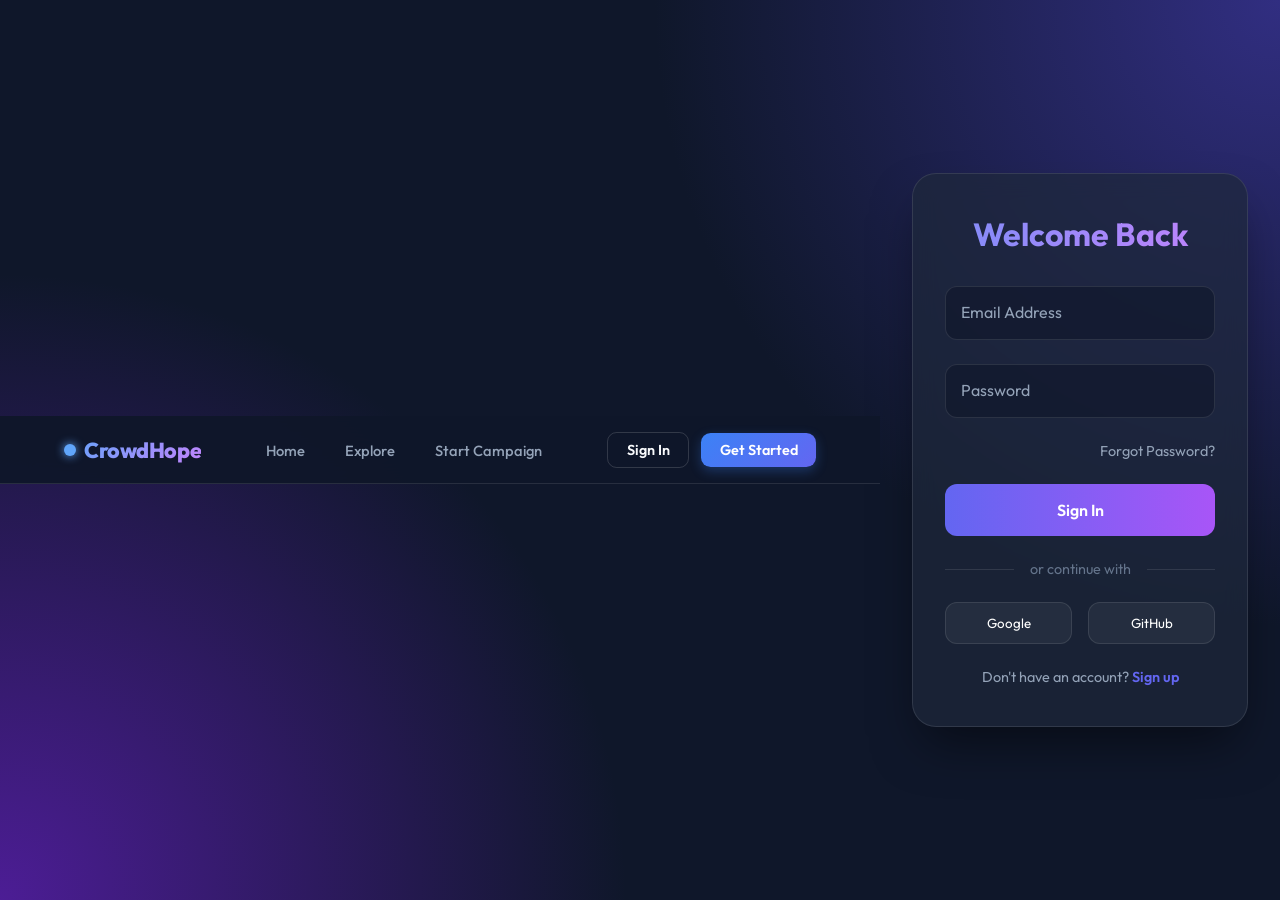
<file: src/main/resources/static/admin-campaigns.html>
<!DOCTYPE html>
<html lang="en">
<head>
    <meta charset="UTF-8">
    <meta name="viewport" content="width=device-width, initial-scale=1.0">
    <title>Admin - Campaign Moderation - CrowdHope</title>
    <link rel="preconnect" href="https://fonts.googleapis.com">
    <link rel="preconnect" href="https://fonts.gstatic.com" crossorigin>
    <link href="https://fonts.googleapis.com/css2?family=Outfit:wght@300;400;500;600;700;800&display=swap" rel="stylesheet">
    <style>
        :root {
            --bg: #0f172a;
            --surface: rgba(30, 41, 59, 0.7);
            --border: rgba(255, 255, 255, 0.08);
            --primary: #3b82f6;
            --danger: #ef4444;
            --success: #10b981;
            --warning: #f59e0b;
            --text: #f8fafc;
            --text-muted: #94a3b8;
        }

        * { margin: 0; padding: 0; box-sizing: border-box; font-family: 'Outfit', sans-serif; }
        body { background: var(--bg); color: var(--text); display: flex; flex-direction: column; min-height: 100vh; }

        .admin-layout { display: flex; flex: 1; }

        .sidebar {
            width: 250px;
            background: var(--surface);
            backdrop-filter: blur(14px);
            border-right: 1px solid var(--border);
            padding: 1.5rem 1rem;
            display: flex;
            flex-direction: column;
            gap: 0.5rem;
        }
        .sidebar-title {
            font-size: 0.8rem;
            font-weight: 700;
            text-transform: uppercase;
            letter-spacing: 0.08em;
            color: var(--text-muted);
            padding: 0.5rem 1rem 1rem;
        }

        .nav-item {
            padding: 0.75rem 1rem;
            border-radius: 0.6rem;
            color: var(--text-muted);
            text-decoration: none;
            font-weight: 600;
            font-size: 0.95rem;
            transition: all 0.2s;
        }
        .nav-item:hover, .nav-item.active {
            background: rgba(255, 255, 255, 0.08);
            color: #ffffff;
            border-left: 3px solid var(--primary);
        }

        .main-content { flex: 1; padding: 2.5rem; overflow-y: auto; }
        
        .header { margin-bottom: 2rem; }
        .header h1 { font-size: 2rem; font-weight: 800; }

        .table-container {
            background: var(--surface);
            border: 1px solid var(--border);
            border-radius: 1rem;
            overflow: hidden;
            backdrop-filter: blur(12px);
        }
        table { width: 100%; border-collapse: collapse; text-align: left; font-size: 0.95rem; }
        th, td { padding: 1.1rem 1.5rem; border-bottom: 1px solid var(--border); }
        th { background: rgba(255, 255, 255, 0.03); color: var(--text-muted); font-weight: 600; text-transform: uppercase; font-size: 0.8rem; letter-spacing: 0.05em; }
        tr:hover td { background: rgba(255, 255, 255, 0.02); }

        .badge { display: inline-block; padding: 0.25rem 0.75rem; border-radius: 999px; font-size: 0.8rem; font-weight: 700; text-transform: uppercase; }
        .badge.active { background: rgba(16, 185, 129, 0.15); color: #34d399; }
        .badge.pending { background: rgba(245, 158, 11, 0.15); color: #fbbf24; }
        .badge.rejected { background: rgba(239, 68, 68, 0.15); color: #f87171; }

        .actions-cell { display: flex; gap: 0.4rem; flex-wrap: wrap; }
        .btn { padding: 0.4rem 0.8rem; border: none; border-radius: 0.45rem; cursor: pointer; font-size: 0.82rem; font-weight: 600; text-decoration: none; transition: all 0.2s; display: inline-block; }
        .btn-view { background: rgba(59, 130, 246, 0.15); color: #60a5fa; border: 1px solid rgba(59, 130, 246, 0.3); }
        .btn-view:hover { background: var(--primary); color: white; }
        .btn-approve { background: rgba(16, 185, 129, 0.15); color: #34d399; border: 1px solid rgba(16, 185, 129, 0.3); }
        .btn-approve:hover { background: var(--success); color: white; }
        .btn-reject { background: rgba(245, 158, 11, 0.15); color: #fbbf24; border: 1px solid rgba(245, 158, 11, 0.3); }
        .btn-reject:hover { background: var(--warning); color: black; }
        .btn-delete { background: rgba(239, 68, 68, 0.15); color: #f87171; border: 1px solid rgba(239, 68, 68, 0.3); }
        .btn-delete:hover { background: var(--danger); color: white; }
    </style>
</head>
<body>
    <script src="js/navbar.js"></script>

    <div class="admin-layout">
        <div class="sidebar">
            <div class="sidebar-title">Admin Console</div>
            <a href="admin-dashboard.html" class="nav-item">Dashboard</a>
            <a href="admin-users.html" class="nav-item">Users Management</a>
            <a href="admin-campaigns.html" class="nav-item active">Campaigns Moderation</a>
        </div>

        <div class="main-content">
            <div class="header">
                <h1>Campaigns Moderation</h1>
                <p style="color:var(--text-muted);">Review, approve, or remove campaigns on the platform</p>
            </div>

            <div class="table-container">
                <table>
                    <thead>
                        <tr><th>ID</th><th>Campaign Title</th><th>Category</th><th>Goal (INR)</th><th>Raised (INR)</th><th>Status</th><th>Actions</th></tr>
                    </thead>
                    <tbody id="campaignTable">
                        <tr><td colspan="7" style="text-align:center; color:var(--text-muted); padding:3rem;">Loading campaigns...</td></tr>
                    </tbody>
                </table>
            </div>
        </div>
    </div>

    <script>
        const token = localStorage.getItem('token');
        const user = JSON.parse(localStorage.getItem('user') || 'null');

        if (!token || !user || user.role !== 'ADMIN') {
            alert('Access restricted. Admin credentials required.');
            window.location.href = 'login.html';
        }

        function formatINR(val) {
            if (!val && val !== 0) return 'INR 0';
            return 'INR ' + Number(val).toLocaleString('en-IN');
        }

        async function fetchCampaigns() {
            try {
                const res = await fetch('/api/admin/campaigns', {
                    headers: { 'Authorization': 'Bearer ' + token }
                });
                if (res.ok) {
                    const data = await res.json();
                    renderCampaigns(data);
                } else {
                    document.getElementById('campaignTable').innerHTML = '<tr><td colspan="7" style="text-align:center; color:#f87171; padding:2rem;">Failed to load campaigns.</td></tr>';
                }
            } catch (err) {
                console.error(err);
            }
        }

        function renderCampaigns(campaigns) {
            const tbody = document.getElementById('campaignTable');
            if (!campaigns || campaigns.length === 0) {
                tbody.innerHTML = '<tr><td colspan="7" style="text-align:center; padding:3rem;">No campaigns found.</td></tr>';
                return;
            }

            tbody.innerHTML = campaigns.map(c => {
                const status = (c.status || 'ACTIVE').toLowerCase();
                return `
                    <tr>
                        <td>#${c.id}</td>
                        <td><strong>${escapeHtml(c.title || 'Untitled')}</strong></td>
                        <td>${escapeHtml(c.category || 'Cause')}</td>
                        <td>${formatINR(c.goal)}</td>
                        <td style="color:var(--success); font-weight:700;">${formatINR(c.raised)}</td>
                        <td><span class="badge ${status}">${c.status || 'ACTIVE'}</span></td>
                        <td>
                            <div class="actions-cell">
                                <a href="campaign-detail.html?id=${c.id}" class="btn btn-view" target="_blank">View</a>
                                ${c.status === 'PENDING' ? `
                                    <button class="btn btn-approve" onclick="performAction(${c.id}, 'approve')">Approve</button>
                                    <button class="btn btn-reject" onclick="performAction(${c.id}, 'reject')">Reject</button>
                                ` : ''}
                                <button class="btn btn-delete" onclick="performAction(${c.id}, 'delete')">Delete</button>
                            </div>
                        </td>
                    </tr>
                `;
            }).join('');
        }

        async function performAction(id, action) {
            const label = action.toUpperCase();
            if (!confirm('Are you sure you want to ' + action + ' campaign #' + id + '?')) {
                return;
            }

            try {
                const method = action === 'delete' ? 'DELETE' : 'PUT';
                const res = await fetch(`/api/admin/campaigns/${id}/${action}`, {
                    method: method,
                    headers: { 'Authorization': 'Bearer ' + token }
                });

                if (res.ok) {
                    alert('Campaign ' + action + 'd successfully.');
                    fetchCampaigns();
                } else {
                    alert('Action failed (Status ' + res.status + ')');
                }
            } catch (err) {
                alert('Error: ' + err.message);
            }
        }

        function escapeHtml(str) {
            if (!str) return '';
            return String(str).replace(/[&<>"']/g, function (m) {
                return { '&': '&amp;', '<': '&lt;', '>': '&gt;', '"': '&quot;', "'": '&#39;' }[m];
            });
        }

        window.onload = fetchCampaigns;
    </script>
</body>
</html>
</file>
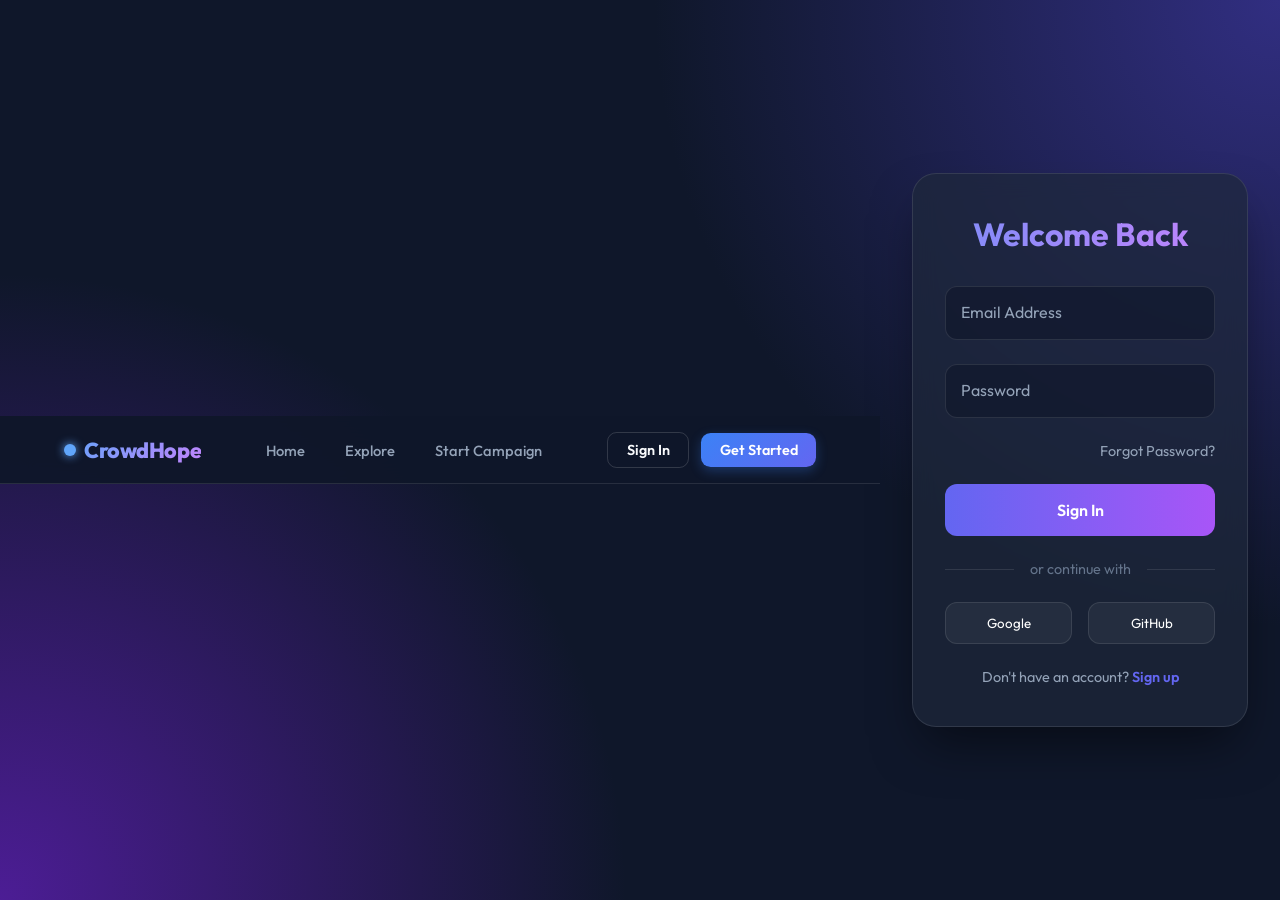
<file: src/main/resources/static/admin-users.html>
<!DOCTYPE html>
<html lang="en">
<head>
    <meta charset="UTF-8">
    <meta name="viewport" content="width=device-width, initial-scale=1.0">
    <title>Admin - User Management - CrowdHope</title>
    <link rel="preconnect" href="https://fonts.googleapis.com">
    <link rel="preconnect" href="https://fonts.gstatic.com" crossorigin>
    <link href="https://fonts.googleapis.com/css2?family=Outfit:wght@300;400;500;600;700;800&display=swap" rel="stylesheet">
    <style>
        :root {
            --bg: #0f172a;
            --surface: rgba(30, 41, 59, 0.7);
            --border: rgba(255, 255, 255, 0.08);
            --primary: #3b82f6;
            --danger: #ef4444;
            --success: #10b981;
            --text: #f8fafc;
            --text-muted: #94a3b8;
        }

        * { margin: 0; padding: 0; box-sizing: border-box; font-family: 'Outfit', sans-serif; }
        body { background: var(--bg); color: var(--text); display: flex; flex-direction: column; min-height: 100vh; }

        .admin-layout { display: flex; flex: 1; }

        .sidebar {
            width: 250px;
            background: var(--surface);
            backdrop-filter: blur(14px);
            border-right: 1px solid var(--border);
            padding: 1.5rem 1rem;
            display: flex;
            flex-direction: column;
            gap: 0.5rem;
        }
        .sidebar-title {
            font-size: 0.8rem;
            font-weight: 700;
            text-transform: uppercase;
            letter-spacing: 0.08em;
            color: var(--text-muted);
            padding: 0.5rem 1rem 1rem;
        }

        .nav-item {
            padding: 0.75rem 1rem;
            border-radius: 0.6rem;
            color: var(--text-muted);
            text-decoration: none;
            font-weight: 600;
            font-size: 0.95rem;
            transition: all 0.2s;
        }
        .nav-item:hover, .nav-item.active {
            background: rgba(255, 255, 255, 0.08);
            color: #ffffff;
            border-left: 3px solid var(--primary);
        }

        .main-content { flex: 1; padding: 2.5rem; overflow-y: auto; }
        
        .header { display: flex; justify-content: space-between; align-items: center; margin-bottom: 2rem; flex-wrap: wrap; gap: 1rem; }
        .header h1 { font-size: 2rem; font-weight: 800; }

        .table-container {
            background: var(--surface);
            border: 1px solid var(--border);
            border-radius: 1rem;
            overflow: hidden;
            backdrop-filter: blur(12px);
        }
        table { width: 100%; border-collapse: collapse; text-align: left; font-size: 0.95rem; }
        th, td { padding: 1.1rem 1.5rem; border-bottom: 1px solid var(--border); }
        th { background: rgba(255, 255, 255, 0.03); color: var(--text-muted); font-weight: 600; text-transform: uppercase; font-size: 0.8rem; letter-spacing: 0.05em; }
        tr:hover td { background: rgba(255, 255, 255, 0.02); }

        .badge { display: inline-block; padding: 0.25rem 0.75rem; border-radius: 999px; font-size: 0.8rem; font-weight: 700; }
        .badge.active { background: rgba(16, 185, 129, 0.15); color: #34d399; }
        .badge.admin { background: rgba(139, 92, 246, 0.15); color: #c084fc; }

        .btn { padding: 0.45rem 0.9rem; border: none; border-radius: 0.5rem; cursor: pointer; font-size: 0.85rem; font-weight: 600; transition: all 0.2s; }
        .btn-delete { background: rgba(239, 68, 68, 0.15); color: #f87171; border: 1px solid rgba(239, 68, 68, 0.3); }
        .btn-delete:hover { background: var(--danger); color: white; }
        .btn-export { background: rgba(59, 130, 246, 0.15); border: 1px solid rgba(59, 130, 246, 0.35); color: #60a5fa; }
        .btn-export:hover { background: var(--primary); color: white; }
    </style>
</head>
<body>
    <script src="js/navbar.js"></script>

    <div class="admin-layout">
        <div class="sidebar">
            <div class="sidebar-title">Admin Console</div>
            <a href="admin-dashboard.html" class="nav-item">Dashboard</a>
            <a href="admin-users.html" class="nav-item active">Users Management</a>
            <a href="admin-campaigns.html" class="nav-item">Campaigns Moderation</a>
        </div>

        <div class="main-content">
            <div class="header">
                <div>
                    <h1>Registered Users</h1>
                    <p style="color:var(--text-muted);">Manage platform users and permissions</p>
                </div>
                <button class="btn btn-export" onclick="exportCsv()">Export CSV</button>
            </div>

            <div class="table-container">
                <table>
                    <thead>
                        <tr><th>ID</th><th>Name</th><th>Email</th><th>Role</th><th>Status</th><th>Actions</th></tr>
                    </thead>
                    <tbody id="userTable">
                        <tr><td colspan="6" style="text-align:center; color:var(--text-muted); padding:3rem;">Loading registered users...</td></tr>
                    </tbody>
                </table>
            </div>
        </div>
    </div>

    <script>
        const token = localStorage.getItem('token');
        const user = JSON.parse(localStorage.getItem('user') || 'null');

        if (!token || !user || user.role !== 'ADMIN') {
            alert('Access restricted. Admin credentials required.');
            window.location.href = 'login.html';
        }

        async function fetchUsers() {
            try {
                const res = await fetch('/api/admin/users', {
                    headers: { 'Authorization': 'Bearer ' + token }
                });
                if (res.ok) {
                    const data = await res.json();
                    renderUsers(data);
                } else {
                    document.getElementById('userTable').innerHTML = '<tr><td colspan="6" style="text-align:center; color:#f87171; padding:2rem;">Failed to load users from database.</td></tr>';
                }
            } catch (err) {
                console.error(err);
            }
        }

        function renderUsers(users) {
            const tbody = document.getElementById('userTable');
            if (!users || users.length === 0) {
                tbody.innerHTML = '<tr><td colspan="6" style="text-align:center; padding:3rem;">No registered users found.</td></tr>';
                return;
            }

            tbody.innerHTML = users.map(u => `
                <tr>
                    <td>#${u.id}</td>
                    <td><strong>${escapeHtml(u.name || 'User')}</strong></td>
                    <td>${escapeHtml(u.email || '')}</td>
                    <td><span class="badge ${u.role === 'ADMIN' ? 'admin' : 'active'}">${u.role}</span></td>
                    <td><span class="badge active">ACTIVE</span></td>
                    <td>
                        <button class="btn btn-delete" onclick="deleteUser(${u.id}, '${escapeHtml(u.email)}')">Delete</button>
                    </td>
                </tr>
            `).join('');
        }

        async function deleteUser(id, email) {
            if (!confirm('Are you sure you want to delete user "' + email + '"?\n\nThis will remove their profile and account permanently.')) {
                return;
            }

            try {
                const res = await fetch('/api/admin/users/' + id, {
                    method: 'DELETE',
                    headers: { 'Authorization': 'Bearer ' + token }
                });

                if (res.ok) {
                    alert('User deleted successfully.');
                    fetchUsers();
                } else {
                    alert('Failed to delete user.');
                }
            } catch (err) {
                alert('Error: ' + err.message);
            }
        }

        async function exportCsv() {
            try {
                const res = await fetch('/api/admin/reports/users/csv', {
                    headers: { 'Authorization': 'Bearer ' + token }
                });
                const blob = await res.blob();
                const url = window.URL.createObjectURL(blob);
                const a = document.createElement('a');
                a.href = url;
                a.download = 'users_export.csv';
                document.body.appendChild(a);
                a.click();
                a.remove();
                window.URL.revokeObjectURL(url);
            } catch (err) {
                alert('Export failed: ' + err.message);
            }
        }

        function escapeHtml(str) {
            if (!str) return '';
            return String(str).replace(/[&<>"']/g, function (m) {
                return { '&': '&amp;', '<': '&lt;', '>': '&gt;', '"': '&quot;', "'": '&#39;' }[m];
            });
        }

        window.onload = fetchUsers;
    </script>
</body>
</html>
</file>
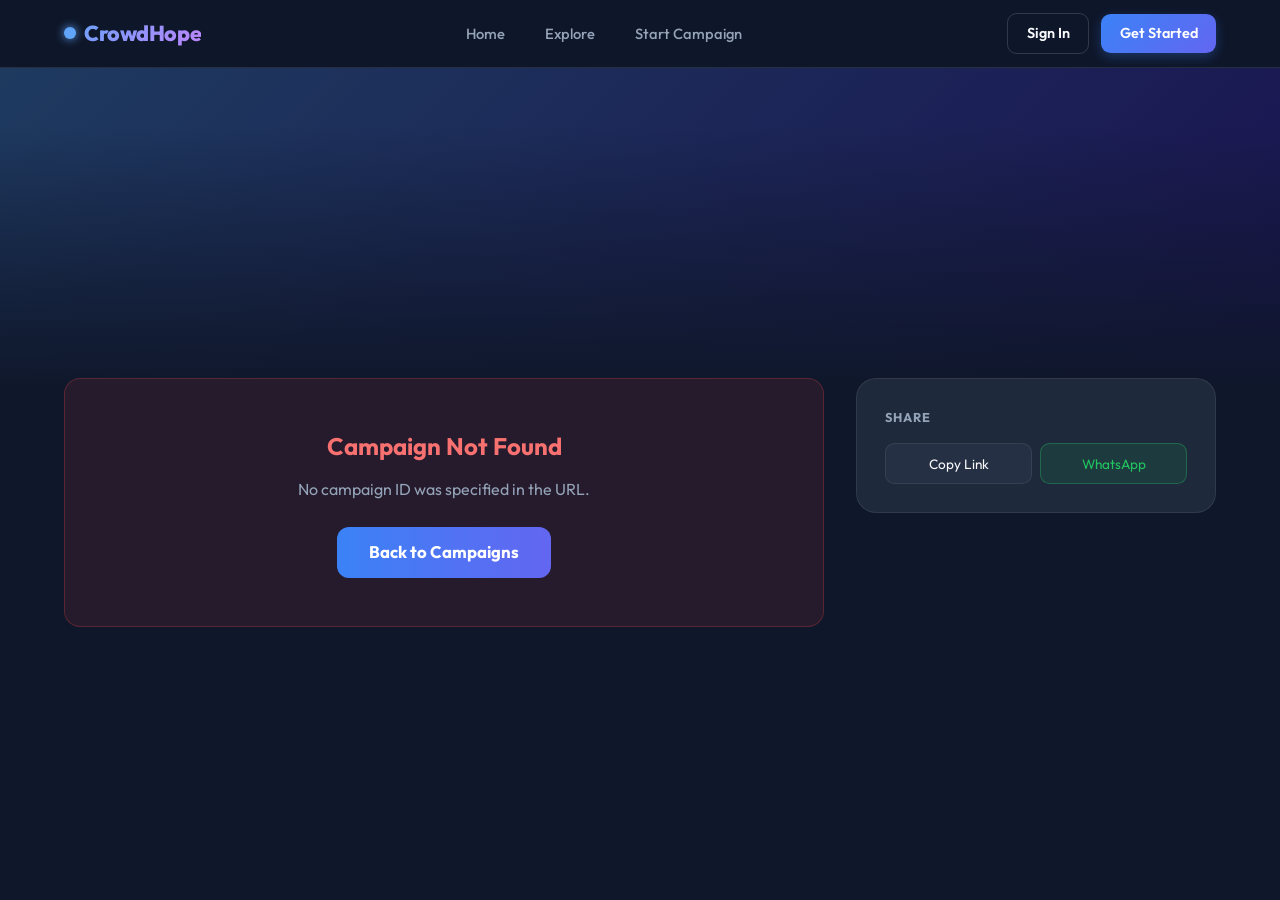
<file: src/main/resources/static/campaign-detail.html>
<!DOCTYPE html>
<html lang="en">
<head>
    <meta charset="UTF-8">
    <meta name="viewport" content="width=device-width, initial-scale=1.0">
    <title>Campaign Detail - CrowdHope</title>
    <link rel="preconnect" href="https://fonts.googleapis.com">
    <link rel="preconnect" href="https://fonts.gstatic.com" crossorigin>
    <link href="https://fonts.googleapis.com/css2?family=Outfit:wght@300;400;500;600;700;800&display=swap" rel="stylesheet">
    <style>
        :root {
            --bg: #0f172a;
            --surface: #1e293b;
            --surface2: #263044;
            --primary: #3b82f6;
            --primary-hover: #2563eb;
            --accent: #10b981;
            --danger: #ef4444;
            --danger-hover: #dc2626;
            --text: #f8fafc;
            --muted: #94a3b8;
            --border: rgba(255,255,255,0.08);
        }
        * { box-sizing: border-box; margin: 0; padding: 0; font-family: 'Outfit', sans-serif; }
        body { background: var(--bg); color: var(--text); line-height: 1.6; min-height: 100vh; }

        .hero {
            width: 100%; height: 380px;
            background: linear-gradient(135deg, #1e3a5f, #1a1150);
            background-size: cover; background-position: center;
            position: relative; overflow: hidden;
        }
        .hero-overlay {
            position: absolute; inset: 0;
            background: linear-gradient(to top, var(--bg) 15%, transparent 85%);
        }

        .page-wrap {
            max-width: 1200px; margin: -70px auto 4rem;
            padding: 0 1.5rem; position: relative; z-index: 10;
            display: grid; grid-template-columns: 1fr 360px; gap: 2rem;
        }
        @media (max-width: 900px) { .page-wrap { grid-template-columns: 1fr; margin-top: -30px; } }

        .main-card { background: var(--surface); border-radius: 1.25rem; border: 1px solid var(--border); padding: 2.25rem; }

        .badge {
            display: inline-block; padding: 0.25rem 0.85rem; border-radius: 99px; font-size: 0.8rem; font-weight: 700;
            background: rgba(59,130,246,0.15); color: #60a5fa; margin-bottom: 1rem;
        }
        .status-badge { margin-left: 0.5rem; }
        .status-ACTIVE { background: rgba(16,185,129,0.15); color: #34d399; }
        .status-PENDING { background: rgba(245,158,11,0.15); color: #fbbf24; }
        .status-COMPLETED { background: rgba(99,102,241,0.15); color: #818cf8; }

        h1 { font-size: 2.2rem; font-weight: 800; line-height: 1.25; margin-bottom: 1rem; }

        .meta { display: flex; flex-wrap: wrap; gap: 0.8rem 1.75rem; color: var(--muted); font-size: 0.9rem; margin-bottom: 2rem; }
        .meta-item { display: inline-flex; align-items: center; gap: 0.35rem; }

        .section-title { font-size: 0.8rem; font-weight: 700; text-transform: uppercase; letter-spacing: 0.08em; color: var(--muted); margin-bottom: 1rem; }
        .description { color: #cbd5e1; font-size: 1.05rem; line-height: 1.85; white-space: pre-line; }

        .side-col { display: flex; flex-direction: column; gap: 1.5rem; }
        .widget { background: var(--surface); border-radius: 1.25rem; border: 1px solid var(--border); padding: 1.75rem; }

        .raised-amount { font-size: 2rem; font-weight: 800; color: var(--accent); }
        .goal-text { font-size: 0.9rem; color: var(--muted); margin-bottom: 1rem; }
        .progress-track { height: 10px; background: #334155; border-radius: 5px; overflow: hidden; margin-bottom: 0.75rem; }
        .progress-fill { height: 100%; background: linear-gradient(to right, #10b981, #059669); border-radius: 5px; width: 0; transition: width 1.2s ease-in-out; }
        .progress-pct { font-size: 0.85rem; color: var(--muted); margin-bottom: 1.5rem; }

        .stats-row { display: grid; grid-template-columns: 1fr 1fr; gap: 1rem; margin-bottom: 1.5rem; }
        .stat-box { background: var(--surface2); border-radius: 0.75rem; padding: 0.9rem; text-align: center; }
        .stat-val { font-size: 1.35rem; font-weight: 800; }
        .stat-lbl { font-size: 0.75rem; color: var(--muted); margin-top: 0.2rem; }

        .donate-label { font-size: 0.85rem; font-weight: 600; color: var(--muted); margin-bottom: 0.75rem; }
        .amount-grid { display: grid; grid-template-columns: 1fr 1fr; gap: 0.75rem; margin-bottom: 1rem; }
        .amt-btn {
            padding: 0.7rem; background: var(--surface2); border: 1px solid var(--border);
            border-radius: 0.6rem; color: var(--text); cursor: pointer;
            text-align: center; font-weight: 600; font-size: 0.95rem;
            transition: all 0.2s;
        }
        .amt-btn:hover { border-color: var(--primary); color: var(--primary); }
        .amt-btn.selected { background: rgba(59,130,246,0.15); border-color: var(--primary); color: var(--primary); }

        .custom-input {
            width: 100%; padding: 0.8rem 1rem; margin-bottom: 1rem;
            background: var(--surface2); border: 1px solid var(--border);
            border-radius: 0.6rem; color: var(--text); font-size: 0.95rem;
            outline: none; display: none;
        }
        .custom-input:focus { border-color: var(--primary); }

        .btn-donate {
            width: 100%; padding: 1rem; border-radius: 0.75rem; border: none;
            background: linear-gradient(to right, #3b82f6, #6366f1);
            color: white; font-size: 1.05rem; font-weight: 700;
            cursor: pointer; transition: all 0.25s;
        }
        .btn-donate:hover { transform: translateY(-2px); box-shadow: 0 10px 25px rgba(59,130,246,0.4); }
        .btn-donate:disabled { opacity: 0.5; cursor: not-allowed; transform: none; }

        .btn-edit-action {
            width: 100%; padding: 0.9rem; border-radius: 0.75rem;
            border: 1px solid rgba(59, 130, 246, 0.4);
            background: rgba(59, 130, 246, 0.15); color: #60a5fa;
            font-size: 0.95rem; font-weight: 700; cursor: pointer;
            transition: all 0.2s; margin-bottom: 0.75rem;
        }
        .btn-edit-action:hover {
            background: rgba(59, 130, 246, 0.3);
            border-color: rgba(59, 130, 246, 0.8);
            color: white;
            box-shadow: 0 4px 15px rgba(59, 130, 246, 0.25);
        }

        .btn-danger-action {
            width: 100%; padding: 0.9rem; border-radius: 0.75rem;
            border: 1px solid rgba(239, 68, 68, 0.4);
            background: rgba(239, 68, 68, 0.12); color: #f87171;
            font-size: 0.95rem; font-weight: 700; cursor: pointer;
            transition: all 0.2s;
        }
        .btn-danger-action:hover {
            background: rgba(239, 68, 68, 0.25);
            border-color: rgba(239, 68, 68, 0.8);
            color: white;
            box-shadow: 0 4px 15px rgba(239, 68, 68, 0.25);
        }

        .deadline-chip {
            background: rgba(245,158,11,0.1); border: 1px solid rgba(245,158,11,0.25);
            border-radius: 0.5rem; padding: 0.65rem 1rem;
            font-size: 0.85rem; color: #fbbf24;
        }

        .error-card {
            background: rgba(239,68,68,0.1); border: 1px solid rgba(239,68,68,0.25);
            border-radius: 1rem; padding: 3rem; text-align: center;
            display: none;
        }
        .error-card h2 { color: #f87171; margin-bottom: 0.75rem; }
        .error-card p { color: var(--muted); margin-bottom: 1.5rem; }

        .skeleton { background: linear-gradient(90deg, #1e293b 25%, #263044 50%, #1e293b 75%); background-size: 200% 100%; animation: shimmer 1.5s infinite; border-radius: 0.4rem; }
        @keyframes shimmer { 0% { background-position: 200% 0; } 100% { background-position: -200% 0; } }
        .sk-title { height: 2.2rem; width: 80%; margin-bottom: 1rem; }
        .sk-line { height: 1rem; margin-bottom: 0.6rem; }
        .sk-desc { height: 0.9rem; margin-bottom: 0.5rem; }

        /* Edit Modal Styles */
        .modal-overlay {
            position: fixed; inset: 0; background: rgba(15, 23, 42, 0.8);
            backdrop-filter: blur(8px); display: none; align-items: center; justify-content: center;
            z-index: 1000; padding: 1.5rem;
        }
        .modal-overlay.active { display: flex; }
        .modal-box {
            background: #1e293b; border: 1px solid var(--border); border-radius: 1.25rem;
            max-width: 650px; width: 100%; max-height: 90vh; overflow-y: auto; padding: 2rem;
            box-shadow: 0 25px 50px -12px rgba(0, 0, 0, 0.7); position: relative;
        }
        .modal-header { display: flex; justify-content: space-between; align-items: center; margin-bottom: 1.5rem; }
        .modal-title { font-size: 1.4rem; font-weight: 700; color: white; }
        .modal-close { background: none; border: none; font-size: 1.5rem; color: var(--muted); cursor: pointer; padding: 0.25rem; line-height: 1; }
        .modal-close:hover { color: white; }
        .modal-form-grid { display: grid; grid-template-columns: 1fr 1fr; gap: 1rem; }
        .form-group { margin-bottom: 1rem; }
        .form-group.full { grid-column: 1 / -1; }
        .form-group label { display: block; font-size: 0.85rem; font-weight: 600; color: #cbd5e1; margin-bottom: 0.4rem; }
        .form-group input, .form-group select, .form-group textarea {
            width: 100%; padding: 0.75rem 1rem; background: rgba(15, 23, 42, 0.8);
            border: 1px solid var(--border); border-radius: 0.6rem; color: white; font-size: 0.95rem;
            font-family: inherit; outline: none; transition: border-color 0.2s;
        }
        .form-group input:focus, .form-group select:focus, .form-group textarea:focus { border-color: var(--primary); }
        .btn-save-modal {
            width: 100%; padding: 0.9rem; background: linear-gradient(135deg, #3b82f6, #6366f1);
            color: white; border: none; border-radius: 0.6rem; font-size: 1rem; font-weight: 700;
            cursor: pointer; transition: all 0.2s; margin-top: 0.5rem;
        }
        .btn-save-modal:hover { transform: translateY(-1px); box-shadow: 0 8px 20px rgba(59, 130, 246, 0.35); }
        .modal-alert { padding: 0.75rem 1rem; border-radius: 0.5rem; margin-bottom: 1rem; font-size: 0.88rem; display: none; }
        .modal-alert.error { background: rgba(239,68,68,0.15); border: 1px solid rgba(239,68,68,0.3); color: #fca5a5; }
        .modal-alert.success { background: rgba(16,185,129,0.15); border: 1px solid rgba(16,185,129,0.3); color: #86efac; }
    </style>
</head>
<body>
    <script src="js/navbar.js"></script>

    <div class="hero" id="heroImage">
        <div class="hero-overlay"></div>
    </div>

    <div class="page-wrap">
        <div>
            <div class="error-card" id="errorCard">
                <h2>Campaign Not Found</h2>
                <p id="errorMsg">This campaign could not be loaded.</p>
                <a href="campaigns.html" class="btn-donate" style="display:inline-block; width:auto; text-decoration:none; padding:0.75rem 2rem;">Back to Campaigns</a>
            </div>

            <div class="main-card" id="mainCard">
                <div id="skeleton">
                    <div class="skeleton sk-title"></div>
                    <div class="skeleton sk-line" style="width: 60%;"></div>
                    <div class="skeleton sk-line" style="width: 40%; margin-bottom: 2rem;"></div>
                    <div class="skeleton sk-desc"></div>
                    <div class="skeleton sk-desc"></div>
                    <div class="skeleton sk-desc" style="width: 70%;"></div>
                </div>

                <div id="realContent" style="display:none;">
                    <div style="display:flex; flex-wrap:wrap; align-items:center; gap:0.5rem; margin-bottom:1rem;">
                        <span class="badge" id="cCategory">Category</span>
                        <span class="badge status-badge" id="cStatus">ACTIVE</span>
                    </div>
                    <h1 id="cTitle">Loading...</h1>
                    <div class="meta">
                        <span class="meta-item">Creator: <strong id="cOwner" style="color:white; margin-left:4px;">...</strong></span>
                        <span class="meta-item">Created: <strong id="cDate" style="color:white; margin-left:4px;">...</strong></span>
                    </div>
                    <div class="section-title">About this Campaign</div>
                    <div class="description" id="cDesc"></div>
                </div>
            </div>
        </div>

        <div class="side-col">
            <!-- Progress Widget -->
            <div class="widget" id="progressWidget">
                <div class="raised-amount" id="cRaised">INR 0</div>
                <div class="goal-text">raised of <strong id="cGoal">INR 0</strong> goal</div>
                <div class="progress-track">
                    <div class="progress-fill" id="cProgress"></div>
                </div>
                <div class="progress-pct"><strong id="cPercent">0%</strong> funded</div>

                <div class="stats-row">
                    <div class="stat-box">
                        <div class="stat-val" id="cDonors">0</div>
                        <div class="stat-lbl">Donors</div>
                    </div>
                    <div class="stat-box">
                        <div class="stat-val" id="cDays">0</div>
                        <div class="stat-lbl">Days Left</div>
                    </div>
                </div>

                <div class="deadline-chip" id="deadlineChip" style="display:none;">
                    <span id="deadlineText"></span>
                </div>
            </div>

            <!-- Donate Widget -->
            <div class="widget" id="donateWidget">
                <div class="donate-label">Choose Donation Amount (INR)</div>
                <div class="amount-grid">
                    <div class="amt-btn" onclick="selectAmount(100, this)">INR 100</div>
                    <div class="amt-btn" onclick="selectAmount(500, this)">INR 500</div>
                    <div class="amt-btn" onclick="selectAmount(1000, this)">INR 1,000</div>
                    <div class="amt-btn" onclick="selectAmount(5000, this)">INR 5,000</div>
                </div>
                <div class="amt-btn" style="margin-bottom:0.75rem; text-align:center;" onclick="toggleCustom(this)">Enter custom amount</div>
                <input type="number" class="custom-input" id="customInput" placeholder="Enter amount in INR" min="10">

                <button class="btn-donate" onclick="donate()" id="donateBtn">Donate Now</button>
            </div>

            <!-- Manage Widget (Active for owner / admin) -->
            <div class="widget" id="deleteWidget" style="border-color: rgba(59, 130, 246, 0.3); display: none;">
                <div class="section-title" style="color: #60a5fa;">Campaign Management</div>
                <p style="font-size:0.85rem; color:var(--muted); margin-bottom:1rem;">You can update the campaign date, funding goal, details, or remove it.</p>
                <button class="btn-edit-action" onclick="openEditModal()" id="editBtn">
                    ✏️ Edit Details &amp; Change Date
                </button>
                <button class="btn-danger-action" onclick="deleteCurrentCampaign()" id="deleteBtn">
                    🗑️ Delete Campaign
                </button>
            </div>

            <!-- Share Widget -->
            <div class="widget">
                <div class="section-title">Share</div>
                <div style="display:flex; gap:0.5rem;">
                    <button onclick="copyPageLink()" style="flex:1; padding:0.65rem; background:var(--surface2); border:1px solid var(--border); border-radius:0.6rem; color:var(--text); cursor:pointer; font-size:0.85rem;">Copy Link</button>
                    <button onclick="shareOnWhatsApp()" style="flex:1; padding:0.65rem; background:rgba(37,211,102,0.1); border:1px solid rgba(37,211,102,0.3); border-radius:0.6rem; color:#22c55e; cursor:pointer; font-size:0.85rem;">WhatsApp</button>
                </div>
                <div id="copyNotice" style="display:none; text-align:center; margin-top:0.6rem; font-size:0.8rem; color:var(--accent);">Link copied to clipboard!</div>
            </div>
        </div>
    </div>

    <!-- Edit Campaign Modal -->
    <div class="modal-overlay" id="editModalOverlay" onclick="if(event.target===this) closeEditModal()">
        <div class="modal-box">
            <div class="modal-header">
                <div class="modal-title">✏️ Update Campaign &amp; Date</div>
                <button class="modal-close" onclick="closeEditModal()">&times;</button>
            </div>
            
            <div class="modal-alert" id="modalAlert"></div>

            <form id="editCampaignForm" onsubmit="handleEditFormSubmit(event)">
                <div class="modal-form-grid">
                    <div class="form-group full">
                        <label for="editTitle">Campaign Title *</label>
                        <input type="text" id="editTitle" required maxlength="150">
                    </div>

                    <div class="form-group">
                        <label for="editCategory">Category *</label>
                        <select id="editCategory" required>
                            <option value="Education">Education</option>
                            <option value="Health">Health &amp; Medical</option>
                            <option value="Environment">Environment &amp; Nature</option>
                            <option value="Disaster Relief">Disaster Relief</option>
                            <option value="Community">Community Development</option>
                            <option value="Animals">Animal Welfare</option>
                            <option value="Technology">Technology &amp; Innovation</option>
                            <option value="Other">Other Causes</option>
                        </select>
                    </div>

                    <div class="form-group">
                        <label for="editGoalAmount">Target Goal Amount (INR) *</label>
                        <input type="number" id="editGoalAmount" min="100" step="10" required>
                    </div>

                    <div class="form-group full" style="background: rgba(59, 130, 246, 0.08); padding: 0.75rem; border-radius: 0.6rem; border: 1px solid rgba(59, 130, 246, 0.25);">
                        <label for="editDeadline" style="color: #60a5fa; font-weight: 700;">📅 Campaign End Date / Deadline *</label>
                        <input type="date" id="editDeadline" required style="border-color: rgba(59, 130, 246, 0.4);">
                        <div style="font-size: 0.78rem; color: var(--text-muted); margin-top: 0.25rem;">Change or extend the deadline for this fundraising campaign.</div>
                    </div>

                    <div class="form-group full">
                        <label for="editShortDescription">Short Summary *</label>
                        <input type="text" id="editShortDescription" required maxlength="250">
                    </div>

                    <div class="form-group full">
                        <label for="editDescription">Full Story &amp; Details *</label>
                        <textarea id="editDescription" rows="5" required></textarea>
                    </div>

                    <div class="form-group full">
                        <label for="editImageFile">Update Cover Photo (Optional)</label>
                        <input type="file" id="editImageFile" accept="image/*">
                    </div>
                </div>

                <button type="submit" class="btn-save-modal" id="modalSaveBtn">Save Changes</button>
            </form>
        </div>
    </div>

    <script>
        const params = new URLSearchParams(window.location.search);
        const campaignId = params.get('id');
        let campaignData = null;
        let selectedAmt = 0;
        const currentUser = JSON.parse(localStorage.getItem('user') || 'null');
        const token = localStorage.getItem('token');

        function formatINR(amount) {
            if (!amount && amount !== 0) return 'INR 0';
            return 'INR ' + Number(amount).toLocaleString('en-IN');
        }

        function formatDate(dateStr) {
            if (!dateStr) return 'Unknown';
            try {
                return new Date(dateStr).toLocaleDateString('en-IN', { year: 'numeric', month: 'short', day: 'numeric' });
            } catch {
                return dateStr;
            }
        }

        async function loadCampaign() {
            if (!campaignId) {
                showError('No campaign ID was specified in the URL.');
                return;
            }

            try {
                const headers = token ? { 'Authorization': 'Bearer ' + token } : {};
                const res = await fetch('/api/campaigns/' + campaignId, { headers });

                if (!res.ok) {
                    throw new Error('Campaign not found or server error (Status ' + res.status + ')');
                }

                const c = await res.json();
                campaignData = c;
                renderCampaign(c);

            } catch (err) {
                console.error(err);
                showError(err.message || 'Unable to load campaign.');
            }
        }

        function renderCampaign(c) {
            if (c.imageUrl) {
                document.getElementById('heroImage').style.backgroundImage = "url('" + c.imageUrl + "')";
            }

            document.title = (c.title || 'Campaign') + ' - CrowdHope';
            document.getElementById('cCategory').textContent = c.category || 'Cause';
            document.getElementById('cStatus').textContent = c.status || 'ACTIVE';
            document.getElementById('cTitle').textContent = c.title || 'Untitled Campaign';
            document.getElementById('cOwner').textContent = c.ownerName || 'Creator';
            document.getElementById('cDate').textContent = formatDate(c.createdAt);
            document.getElementById('cDesc').textContent = c.description || c.shortDescription || 'No detailed story provided.';

            const raised = c.raisedAmount || 0;
            const goal = c.goalAmount || 0;
            const pct = c.progressPercentage || 0;

            document.getElementById('cRaised').textContent = formatINR(raised);
            document.getElementById('cGoal').textContent = formatINR(goal);
            document.getElementById('cDonors').textContent = c.donorsCount || 0;
            document.getElementById('cPercent').textContent = pct + '%';

            setTimeout(() => {
                document.getElementById('cProgress').style.width = Math.min(pct, 100) + '%';
            }, 150);

            if (c.deadline) {
                const deadlineDate = new Date(c.deadline + 'T00:00:00');
                const today = new Date();
                today.setHours(0,0,0,0);
                const daysLeft = Math.ceil((deadlineDate - today) / (1000 * 60 * 60 * 24));

                if (daysLeft > 0) {
                    document.getElementById('cDays').textContent = daysLeft;
                    const chip = document.getElementById('deadlineChip');
                    chip.style.display = 'block';
                    document.getElementById('deadlineText').textContent = 'Deadline: ' + formatDate(c.deadline) + ' (' + daysLeft + ' days left)';
                    document.getElementById('donateBtn').disabled = false;
                    document.getElementById('donateBtn').textContent = 'Donate Now';
                } else {
                    document.getElementById('cDays').textContent = '0';
                    const chip = document.getElementById('deadlineChip');
                    chip.style.display = 'block';
                    document.getElementById('deadlineText').textContent = 'Campaign ended on ' + formatDate(c.deadline);
                    document.getElementById('donateBtn').disabled = true;
                    document.getElementById('donateBtn').textContent = 'Campaign Ended';
                }
            }

            // Show Manage widget if owner or admin
            const isOwnerOrAdmin = currentUser && (currentUser.userId == c.ownerId || currentUser.role === 'ADMIN');
            const manageWidget = document.getElementById('deleteWidget');
            if (manageWidget) {
                manageWidget.style.display = isOwnerOrAdmin ? 'block' : 'none';
            }

            document.getElementById('skeleton').style.display = 'none';
            document.getElementById('realContent').style.display = 'block';
        }

        function openEditModal() {
            if (!campaignData) return;

            document.getElementById('editTitle').value = campaignData.title || '';
            document.getElementById('editCategory').value = campaignData.category || 'Education';
            document.getElementById('editGoalAmount').value = campaignData.goalAmount || 1000;
            document.getElementById('editDeadline').value = campaignData.deadline ? campaignData.deadline.split('T')[0] : '';
            document.getElementById('editShortDescription').value = campaignData.shortDescription || '';
            document.getElementById('editDescription').value = campaignData.description || '';
            document.getElementById('editImageFile').value = '';

            const alertEl = document.getElementById('modalAlert');
            alertEl.style.display = 'none';

            document.getElementById('editModalOverlay').classList.add('active');
        }

        function closeEditModal() {
            document.getElementById('editModalOverlay').classList.remove('active');
        }

        async function handleEditFormSubmit(e) {
            e.preventDefault();
            if (!token) {
                alert('Please log in.');
                return;
            }

            const title = document.getElementById('editTitle').value.trim();
            const category = document.getElementById('editCategory').value;
            const goalAmount = parseFloat(document.getElementById('editGoalAmount').value);
            const deadline = document.getElementById('editDeadline').value;
            const shortDescription = document.getElementById('editShortDescription').value.trim();
            const description = document.getElementById('editDescription').value.trim();
            const fileInput = document.getElementById('editImageFile');

            const alertEl = document.getElementById('modalAlert');
            const saveBtn = document.getElementById('modalSaveBtn');

            saveBtn.disabled = true;
            saveBtn.textContent = 'Saving Changes...';

            try {
                const res = await fetch('/api/campaigns/' + campaignId, {
                    method: 'PUT',
                    headers: {
                        'Content-Type': 'application/json',
                        'Authorization': 'Bearer ' + token
                    },
                    body: JSON.stringify({
                        title,
                        category,
                        goalAmount,
                        deadline,
                        shortDescription,
                        description
                    })
                });

                if (!res.ok) {
                    const err = await res.json().catch(() => ({}));
                    throw new Error(err.message || 'Failed to update campaign');
                }

                // If image selected, upload it
                if (fileInput.files && fileInput.files[0]) {
                    saveBtn.textContent = 'Uploading new image...';
                    const formData = new FormData();
                    formData.append('file', fileInput.files[0]);
                    await fetch('/api/campaigns/' + campaignId + '/upload-image', {
                        method: 'POST',
                        headers: { 'Authorization': 'Bearer ' + token },
                        body: formData
                    });
                }

                alertEl.className = 'modal-alert success';
                alertEl.textContent = 'Campaign updated successfully!';
                alertEl.style.display = 'block';

                setTimeout(() => {
                    closeEditModal();
                    loadCampaign();
                }, 800);

            } catch (err) {
                alertEl.className = 'modal-alert error';
                alertEl.textContent = err.message || 'Error updating campaign.';
                alertEl.style.display = 'block';
            } finally {
                saveBtn.disabled = false;
                saveBtn.textContent = 'Save Changes';
            }
        }

        function showError(msg) {
            document.getElementById('mainCard').style.display = 'none';
            document.getElementById('progressWidget').style.display = 'none';
            document.getElementById('donateWidget').style.display = 'none';
            document.getElementById('deleteWidget').style.display = 'none';
            const errCard = document.getElementById('errorCard');
            errCard.style.display = 'block';
            document.getElementById('errorMsg').textContent = msg;
        }

        function selectAmount(amt, el) {
            selectedAmt = amt;
            document.querySelectorAll('.amt-btn').forEach(b => b.classList.remove('selected'));
            if (el) el.classList.add('selected');
            document.getElementById('customInput').style.display = 'none';
        }

        function toggleCustom(el) {
            document.querySelectorAll('.amt-btn').forEach(b => b.classList.remove('selected'));
            if (el) el.classList.add('selected');
            selectedAmt = 0;
            const inp = document.getElementById('customInput');
            const showing = inp.style.display === 'block';
            inp.style.display = showing ? 'none' : 'block';
            if (!showing) inp.focus();
        }

        function donate() {
            if (!token) {
                if (confirm('Please sign in to donate. Go to login page?')) {
                    window.location.href = 'login.html';
                }
                return;
            }

            const customVal = parseFloat(document.getElementById('customInput').value);
            const amount = selectedAmt || (customVal > 0 ? customVal : 0);

            if (!amount || amount < 10) {
                alert('Please select or enter an amount of at least INR 10.');
                return;
            }

            window.location.href = 'donate.html?id=' + campaignId + '&amount=' + amount;
        }

        async function deleteCurrentCampaign() {
            if (!token) {
                alert('Please sign in to delete this campaign.');
                window.location.href = 'login.html';
                return;
            }

            const name = (campaignData && campaignData.title) ? campaignData.title : 'this campaign';
            if (!confirm('Are you sure you want to delete "' + name + '"?\n\nThis action is permanent.')) {
                return;
            }

            const btn = document.getElementById('deleteBtn');
            btn.disabled = true;
            btn.textContent = 'Deleting...';

            try {
                const res = await fetch('/api/campaigns/' + campaignId, {
                    method: 'DELETE',
                    headers: { 'Authorization': 'Bearer ' + token }
                });

                if (res.ok || res.status === 204) {
                    alert('Campaign deleted successfully.');
                    window.location.href = 'campaigns.html';
                } else if (res.status === 403) {
                    alert('Permission denied. You can only delete your own campaigns or delete as an Admin.');
                    btn.disabled = false;
                    btn.textContent = 'Delete Campaign';
                } else {
                    throw new Error('Server returned ' + res.status);
                }
            } catch (err) {
                alert('Failed to delete campaign: ' + err.message);
                btn.disabled = false;
                btn.textContent = 'Delete Campaign';
            }
        }

        function copyPageLink() {
            navigator.clipboard.writeText(window.location.href).then(() => {
                const note = document.getElementById('copyNotice');
                note.style.display = 'block';
                setTimeout(() => note.style.display = 'none', 2500);
            });
        }

        function shareOnWhatsApp() {
            const text = encodeURIComponent((campaignData?.title || 'Support this campaign') + ' - ' + window.location.href);
            window.open('https://wa.me/?text=' + text, '_blank');
        }

        window.onload = loadCampaign;
    </script>
</body>
</html>
</file>
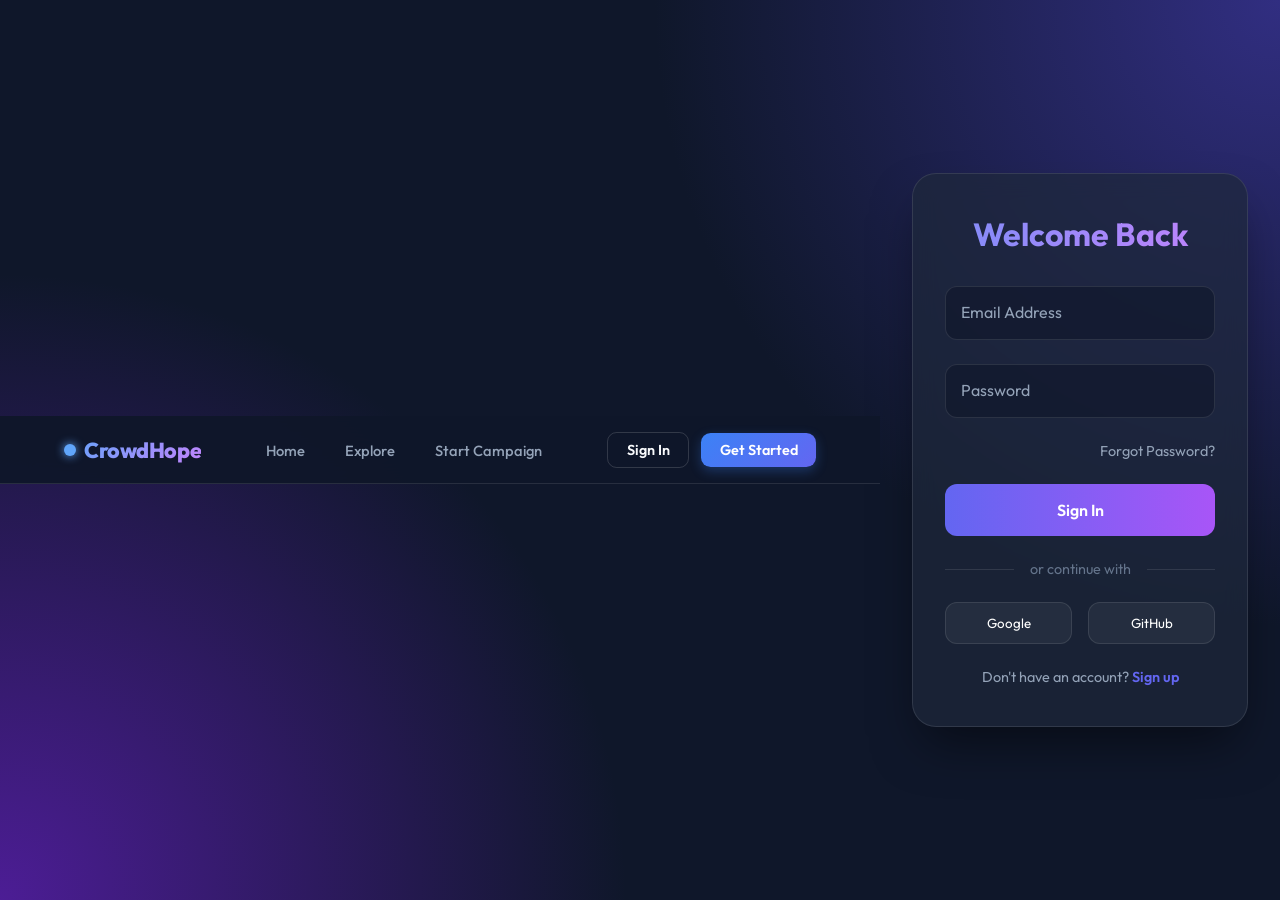
<file: src/main/resources/static/login.html>
<!DOCTYPE html>
<html lang="en">
<head>
    <meta charset="UTF-8">
    <meta name="viewport" content="width=device-width, initial-scale=1.0">
    <title>Login - Crowdfund</title>
    <link href="https://fonts.googleapis.com/css2?family=Outfit:wght@300;400;500;600;700&display=swap" rel="stylesheet">
    <style>
        :root {
            --primary: #6366f1;
            --secondary: #a855f7;
            --bg-dark: #0f172a;
            --text-light: #f8fafc;
            --glass-bg: rgba(30, 41, 59, 0.7);
            --glass-border: rgba(255, 255, 255, 0.1);
        }
        
        * {
            margin: 0;
            padding: 0;
            box-sizing: border-box;
            font-family: 'Outfit', sans-serif;
        }

        body {
            background: var(--bg-dark);
            background-image: radial-gradient(circle at top right, #312e81 0%, transparent 40%),
                              radial-gradient(circle at bottom left, #4c1d95 0%, transparent 40%);
            color: var(--text-light);
            min-height: 100vh;
            display: flex;
            align-items: center;
            justify-content: center;
        }

        .container {
            width: 100%;
            max-width: 400px;
            padding: 2rem;
        }

        .glass-card {
            background: var(--glass-bg);
            backdrop-filter: blur(12px);
            border: 1px solid var(--glass-border);
            border-radius: 1.5rem;
            padding: 2.5rem 2rem;
            box-shadow: 0 25px 50px -12px rgba(0, 0, 0, 0.5);
        }

        h2 {
            font-size: 2rem;
            font-weight: 700;
            text-align: center;
            margin-bottom: 2rem;
            background: linear-gradient(to right, #818cf8, #c084fc);
            -webkit-background-clip: text;
            -webkit-text-fill-color: transparent;
        }

        .input-group {
            position: relative;
            margin-bottom: 1.5rem;
        }

        .input-group input {
            width: 100%;
            padding: 1rem;
            background: rgba(15, 23, 42, 0.6);
            border: 1px solid var(--glass-border);
            border-radius: 0.75rem;
            color: var(--text-light);
            font-size: 1rem;
            outline: none;
            transition: all 0.3s ease;
        }

        .input-group input:focus {
            border-color: var(--primary);
            box-shadow: 0 0 0 2px rgba(99, 102, 241, 0.2);
        }

        .input-group label {
            position: absolute;
            left: 1rem;
            top: 1rem;
            color: #94a3b8;
            transition: all 0.3s ease;
            pointer-events: none;
        }

        .input-group input:focus ~ label,
        .input-group input:not(:placeholder-shown) ~ label {
            top: -0.5rem;
            left: 0.8rem;
            font-size: 0.8rem;
            padding: 0 0.4rem;
            background: var(--bg-dark);
            border-radius: 4px;
            color: var(--primary);
        }

        .forgot-link {
            display: block;
            text-align: right;
            color: #94a3b8;
            font-size: 0.9rem;
            text-decoration: none;
            margin-bottom: 1.5rem;
            transition: color 0.3s ease;
        }

        .forgot-link:hover {
            color: var(--primary);
        }

        .btn {
            width: 100%;
            padding: 1rem;
            border: none;
            border-radius: 0.75rem;
            background: linear-gradient(to right, var(--primary), var(--secondary));
            color: white;
            font-size: 1rem;
            font-weight: 600;
            cursor: pointer;
            transition: transform 0.2s ease, box-shadow 0.2s ease;
        }

        .btn:hover {
            transform: translateY(-2px);
            box-shadow: 0 10px 15px -3px rgba(99, 102, 241, 0.4);
        }

        .social-login {
            display: flex;
            gap: 1rem;
            margin-top: 1.5rem;
        }

        .social-btn {
            flex: 1;
            padding: 0.75rem;
            background: rgba(255, 255, 255, 0.05);
            border: 1px solid var(--glass-border);
            border-radius: 0.75rem;
            color: white;
            cursor: pointer;
            transition: background 0.3s ease;
        }

        .social-btn:hover {
            background: rgba(255, 255, 255, 0.1);
        }

        .divider {
            display: flex;
            align-items: center;
            text-align: center;
            margin: 1.5rem 0;
            color: #64748b;
            font-size: 0.9rem;
        }
        
        .divider::before, .divider::after {
            content: '';
            flex: 1;
            border-bottom: 1px solid var(--glass-border);
        }

        .divider:not(:empty)::before { margin-right: 1rem; }
        .divider:not(:empty)::after { margin-left: 1rem; }

        .register-link {
            text-align: center;
            margin-top: 1.5rem;
            font-size: 0.9rem;
            color: #94a3b8;
        }

        .register-link a {
            color: var(--primary);
            text-decoration: none;
            font-weight: 600;
        }
        
        #error-msg {
            color: #ef4444;
            text-align: center;
            margin-bottom: 1rem;
            font-size: 0.9rem;
            display: none;
        }
    </style>
</head>
<body>
    <script src="js/navbar.js"></script>
    <div class="container">
        <div class="glass-card">
            <h2>Welcome Back</h2>
            <div id="error-msg">Invalid credentials</div>
            <form id="loginForm">
                <div class="input-group">
                    <input type="email" id="email" placeholder=" " required>
                    <label for="email">Email Address</label>
                </div>
                <div class="input-group">
                    <input type="password" id="password" placeholder=" " required>
                    <label for="password">Password</label>
                </div>
                <a href="#" class="forgot-link">Forgot Password?</a>
                <button type="submit" class="btn">Sign In</button>
            </form>
            
            <div class="divider">or continue with</div>
            
            <div class="social-login">
                <button class="social-btn">Google</button>
                <button class="social-btn">GitHub</button>
            </div>
            
            <div class="register-link">
                Don't have an account? <a href="register.html">Sign up</a>
            </div>
        </div>
    </div>

    <script>
        document.getElementById('loginForm').addEventListener('submit', async (e) => {
            e.preventDefault();
            const email = document.getElementById('email').value;
            const password = document.getElementById('password').value;
            const errorMsg = document.getElementById('error-msg');
            
            try {
                const response = await fetch('/api/auth/login', {
                    method: 'POST',
                    headers: { 'Content-Type': 'application/json' },
                    body: JSON.stringify({ email, password })
                });
                
                if (response.ok) {
                    const data = await response.json();
                    localStorage.setItem('token', data.token);
                    localStorage.setItem('user', JSON.stringify(data));
                    window.location.href = 'profile.html';
                } else {
                    errorMsg.style.display = 'block';
                    errorMsg.textContent = 'Invalid email or password';
                }
            } catch (error) {
                errorMsg.style.display = 'block';
                errorMsg.textContent = 'Connection error. Please try again.';
            }
        });
    </script>
</body>
</html>
</file>
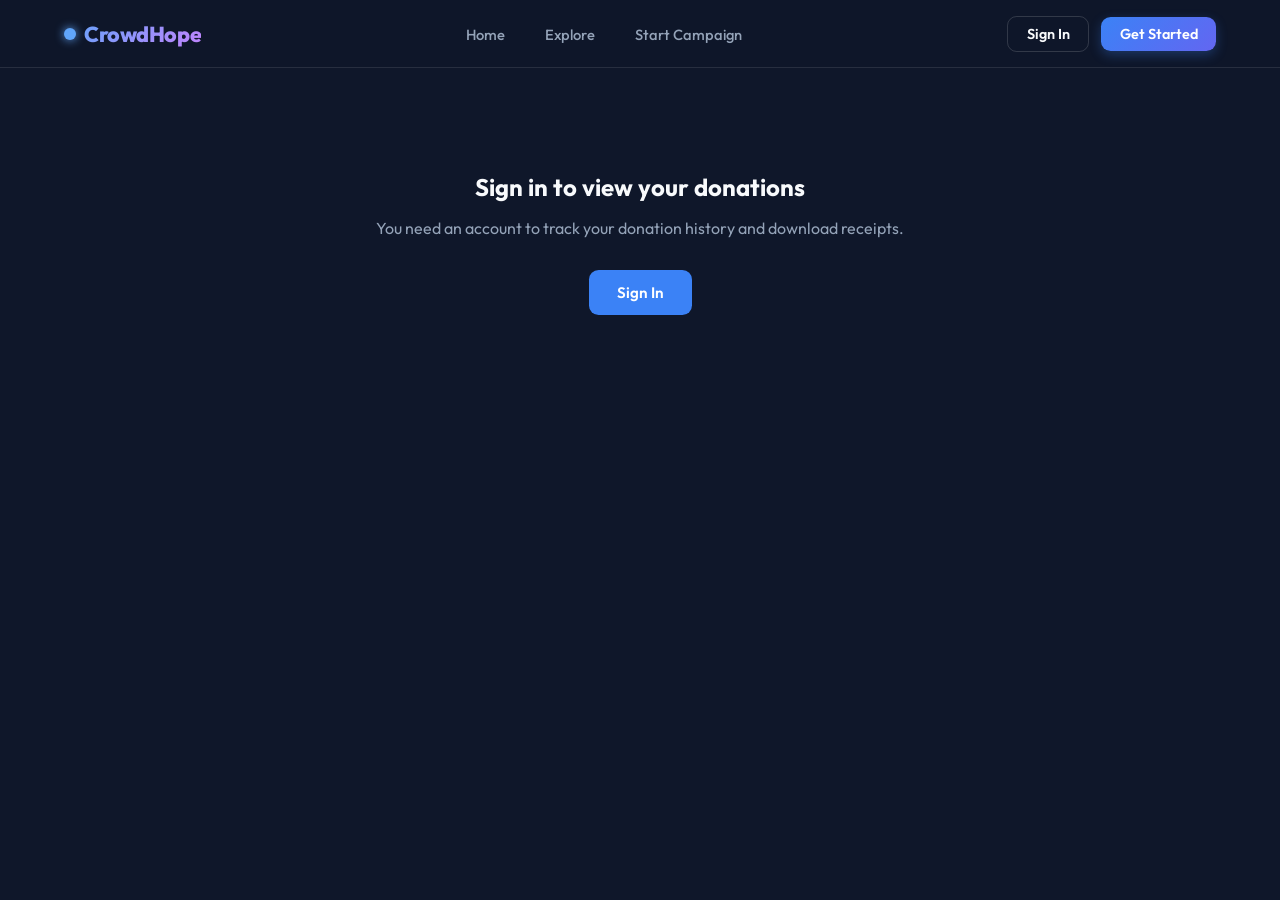
<file: src/main/resources/static/my-donations.html>
<!DOCTYPE html>
<html lang="en">
<head>
    <meta charset="UTF-8">
    <meta name="viewport" content="width=device-width, initial-scale=1.0">
    <title>My Contributions - CrowdHope</title>
    <link rel="preconnect" href="https://fonts.googleapis.com">
    <link rel="preconnect" href="https://fonts.gstatic.com" crossorigin>
    <link href="https://fonts.googleapis.com/css2?family=Outfit:wght@300;400;500;600;700;800&display=swap" rel="stylesheet">
    <style>
        :root {
            --bg-dark: #0f172a;
            --surface: #1e293b;
            --glass-bg: rgba(30, 41, 59, 0.7);
            --glass-border: rgba(255, 255, 255, 0.08);
            --primary: #3b82f6;
            --primary-hover: #2563eb;
            --accent: #10b981;
            --text-main: #f8fafc;
            --text-muted: #94a3b8;
        }
        * { box-sizing: border-box; margin: 0; padding: 0; font-family: 'Outfit', sans-serif; }
        body {
            font-family: 'Outfit', sans-serif;
            background-color: var(--bg-dark);
            color: var(--text-main);
            min-height: 100vh;
        }

        .container {
            max-width: 1050px;
            margin: 0 auto;
            padding: 2.5rem 1.5rem 4rem;
        }

        .header {
            text-align: center;
            margin-bottom: 2.5rem;
        }
        .header h1 {
            font-size: 2.3rem;
            font-weight: 800;
            margin-bottom: 0.5rem;
            background: linear-gradient(to right, #60a5fa, #c084fc);
            -webkit-background-clip: text;
            -webkit-text-fill-color: transparent;
        }
        .header p {
            color: var(--text-muted);
            font-size: 1.05rem;
        }

        .stats-container {
            display: grid;
            grid-template-columns: repeat(auto-fit, minmax(220px, 1fr));
            gap: 1.5rem;
            margin-bottom: 2.5rem;
        }
        .stat-card {
            background: var(--glass-bg);
            border: 1px solid var(--glass-border);
            padding: 1.5rem;
            border-radius: 1rem;
            text-align: center;
            backdrop-filter: blur(12px);
        }
        .stat-card h3 {
            font-size: 0.85rem;
            color: var(--text-muted);
            font-weight: 600;
            text-transform: uppercase;
            letter-spacing: 0.05em;
        }
        .stat-card .val {
            font-size: 2rem;
            font-weight: 800;
            color: var(--accent);
            margin-top: 0.5rem;
        }

        .donations-list {
            display: flex;
            flex-direction: column;
            gap: 1rem;
        }
        .donation-card {
            background: var(--glass-bg);
            border: 1px solid var(--glass-border);
            border-radius: 1rem;
            padding: 1.5rem;
            display: flex;
            justify-content: space-between;
            align-items: center;
            transition: transform 0.2s, background 0.2s;
        }
        .donation-card:hover {
            transform: translateY(-2px);
            background: rgba(30, 41, 59, 0.9);
        }
        .donation-info h4 {
            font-size: 1.15rem;
            font-weight: 700;
            margin-bottom: 0.35rem;
        }
        .donation-info p {
            color: var(--text-muted);
            font-size: 0.88rem;
        }
        .donation-amount-text {
            margin-top: 0.5rem;
            font-weight: 700;
            font-size: 1.1rem;
            color: var(--accent);
        }

        .donation-actions {
            text-align: right;
            display: flex;
            flex-direction: column;
            align-items: flex-end;
            gap: 0.6rem;
        }

        .badge {
            display: inline-block;
            padding: 0.25rem 0.75rem;
            border-radius: 99px;
            font-size: 0.78rem;
            font-weight: 700;
            text-transform: uppercase;
        }
        .badge.success { background: rgba(16, 185, 129, 0.15); color: #34d399; }
        .badge.pending { background: rgba(245, 158, 11, 0.15); color: #fbbf24; }
        .badge.failed { background: rgba(239, 68, 68, 0.15); color: #f87171; }
        
        .btn-receipt {
            background: rgba(59, 130, 246, 0.12);
            border: 1px solid rgba(59, 130, 246, 0.3);
            color: #60a5fa;
            padding: 0.45rem 1rem;
            border-radius: 0.5rem;
            text-decoration: none;
            font-size: 0.85rem;
            font-weight: 600;
            cursor: pointer;
            transition: all 0.2s;
        }
        .btn-receipt:hover {
            background: var(--primary);
            color: white;
        }

        .empty-state {
            text-align: center;
            padding: 4rem 1.5rem;
            background: var(--glass-bg);
            border: 1px solid var(--glass-border);
            border-radius: 1.25rem;
            display: none;
        }
        .empty-state h3 {
            font-size: 1.6rem;
            font-weight: 700;
            margin-bottom: 0.5rem;
        }
        .empty-state p {
            color: var(--text-muted);
            margin-bottom: 1.75rem;
        }

        .btn-primary {
            display: inline-block;
            padding: 0.8rem 1.75rem;
            background: var(--primary);
            color: white;
            border: none;
            border-radius: 0.6rem;
            font-weight: 600;
            font-size: 0.95rem;
            text-decoration: none;
            cursor: pointer;
            transition: all 0.2s;
        }
        .btn-primary:hover {
            background: var(--primary-hover);
        }

        .login-prompt {
            text-align: center;
            padding: 4rem 1.5rem;
            display: none;
        }
    </style>
</head>
<body>
    <script src="js/navbar.js"></script>

    <div class="container">
        <!-- Not logged in state -->
        <div class="login-prompt" id="loginPrompt">
            <h2>Sign in to view your donations</h2>
            <p style="color:var(--text-muted); margin:1rem 0 2rem;">You need an account to track your donation history and download receipts.</p>
            <a href="login.html" class="btn-primary">Sign In</a>
        </div>

        <div id="contentSection">
            <div class="header">
                <h1>My Contributions</h1>
                <p>Track your donations, support impact, and download tax receipts.</p>
            </div>

            <div class="stats-container">
                <div class="stat-card">
                    <h3>Total Donated</h3>
                    <div class="val" id="stat-total">INR 0</div>
                </div>
                <div class="stat-card">
                    <h3>Causes Supported</h3>
                    <div class="val" id="stat-count">0</div>
                </div>
                <div class="stat-card">
                    <h3>Impact Points</h3>
                    <div class="val" id="stat-score">0</div>
                </div>
            </div>

            <div class="donations-list" id="donations-list">
                <!-- Rendered via JS -->
            </div>

            <div class="empty-state" id="empty-state">
                <h3>No donations yet</h3>
                <p>Support a cause you care about to make a meaningful difference.</p>
                <a href="campaigns.html" class="btn-primary">Explore Campaigns</a>
            </div>
        </div>
    </div>

    <script>
        const token = localStorage.getItem('token');

        function formatINR(amount) {
            if (!amount && amount !== 0) return 'INR 0';
            return 'INR ' + Number(amount).toLocaleString('en-IN');
        }

        async function loadDonations() {
            if (!token) {
                document.getElementById('contentSection').style.display = 'none';
                document.getElementById('loginPrompt').style.display = 'block';
                return;
            }

            try {
                const res = await fetch('/api/donations/my', {
                    headers: { 'Authorization': 'Bearer ' + token }
                });

                if (res.status === 401 || res.status === 403) {
                    document.getElementById('contentSection').style.display = 'none';
                    document.getElementById('loginPrompt').style.display = 'block';
                    return;
                }

                const donations = await res.json();
                
                if (!donations || donations.length === 0) {
                    document.getElementById('empty-state').style.display = 'block';
                    document.getElementById('donations-list').style.display = 'none';
                    return;
                }

                let total = 0;
                let campaigns = new Set();
                const listEl = document.getElementById('donations-list');
                listEl.innerHTML = '';

                donations.forEach(d => {
                    if (d.paymentStatus === 'SUCCESS') {
                        total += parseFloat(d.amount);
                        if (d.campaignId) campaigns.add(d.campaignId);
                    }

                    const dateFormatted = d.donatedAt ? new Date(d.donatedAt).toLocaleDateString('en-IN', { year: 'numeric', month: 'short', day: 'numeric' }) : 'Recent';

                    const card = document.createElement('div');
                    card.className = 'donation-card';
                    card.innerHTML = `
                        <div class="donation-info">
                            <h4>${escapeHtml(d.campaignTitle || 'Campaign #' + d.campaignId)}</h4>
                            <p>Date: ${dateFormatted} &bull; Txn: ${escapeHtml(d.transactionId || 'N/A')}</p>
                            <div class="donation-amount-text">${formatINR(d.amount)}</div>
                        </div>
                        <div class="donation-actions">
                            <span class="badge ${d.paymentStatus ? d.paymentStatus.toLowerCase() : 'success'}">${d.paymentStatus || 'SUCCESS'}</span>
                            ${d.paymentStatus === 'SUCCESS' ? `
                                <button onclick="downloadReceipt(${d.id})" class="btn-receipt">Download Receipt</button>
                            ` : ''}
                        </div>
                    `;
                    listEl.appendChild(card);
                });

                document.getElementById('stat-total').innerText = formatINR(total);
                document.getElementById('stat-count').innerText = campaigns.size;
                document.getElementById('stat-score').innerText = Math.floor(total / 10);

            } catch (error) {
                console.error("Error loading donations:", error);
            }
        }

        async function downloadReceipt(id) {
            try {
                const res = await fetch('/api/donations/' + id + '/receipt', {
                    headers: { 'Authorization': 'Bearer ' + token }
                });

                if (!res.ok) throw new Error('Receipt generation failed');

                const blob = await res.blob();
                const url = window.URL.createObjectURL(blob);
                const a = document.createElement('a');
                a.href = url;
                a.download = 'receipt_' + id + '.pdf';
                document.body.appendChild(a);
                a.click();
                a.remove();
                window.URL.revokeObjectURL(url);
            } catch (err) {
                alert('Failed to download receipt: ' + err.message);
            }
        }

        function escapeHtml(str) {
            if (!str) return '';
            return String(str).replace(/[&<>"']/g, function (m) {
                return { '&': '&amp;', '<': '&lt;', '>': '&gt;', '"': '&quot;', "'": '&#39;' }[m];
            });
        }

        window.onload = loadDonations;
    </script>
</body>
</html>
</file>
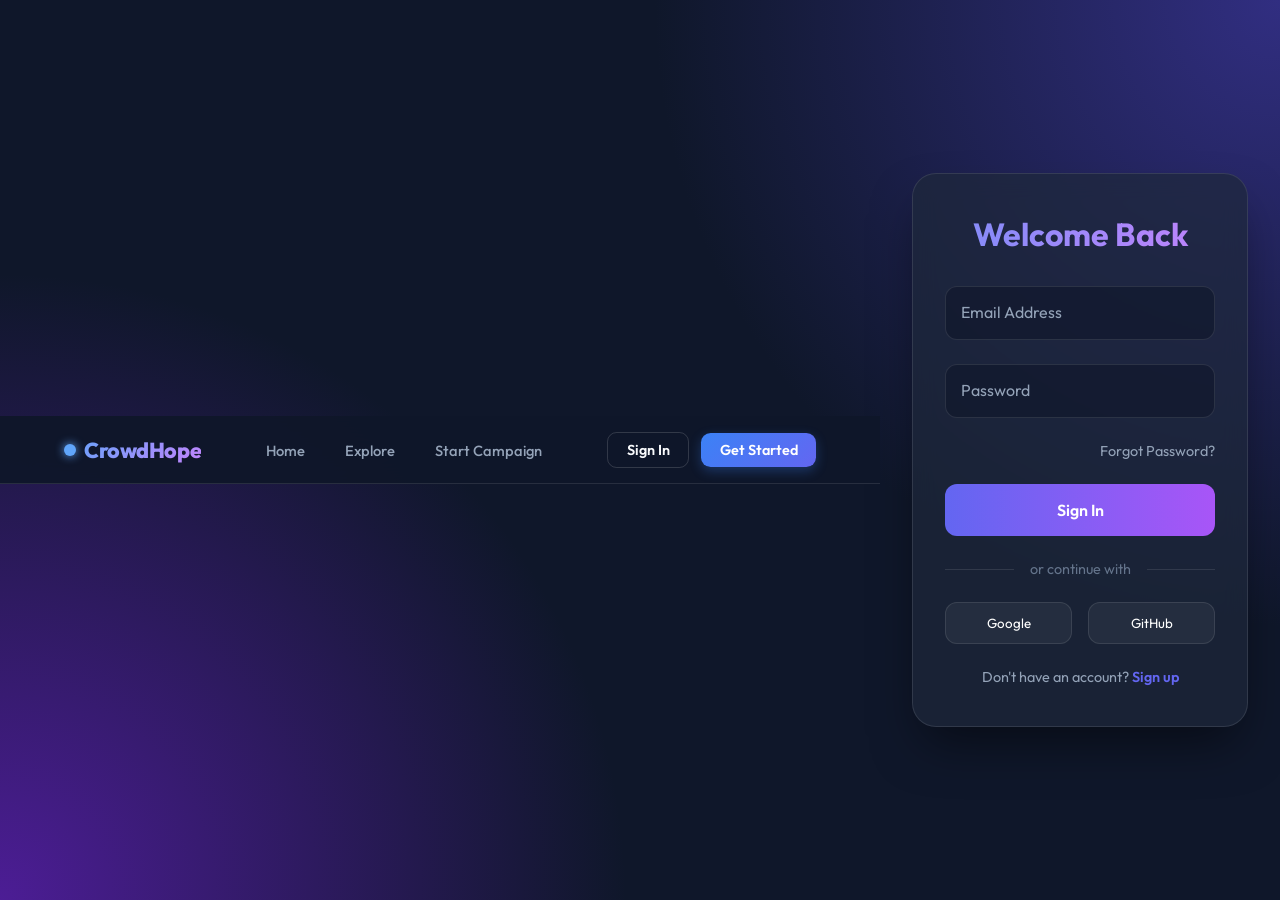
<file: src/main/resources/static/profile.html>
<!DOCTYPE html>
<html lang="en">
<head>
    <meta charset="UTF-8">
    <meta name="viewport" content="width=device-width, initial-scale=1.0">
    <title>User Profile - CrowdHope</title>
    <link rel="preconnect" href="https://fonts.googleapis.com">
    <link rel="preconnect" href="https://fonts.gstatic.com" crossorigin>
    <link href="https://fonts.googleapis.com/css2?family=Outfit:wght@300;400;500;600;700;800&display=swap" rel="stylesheet">
    <style>
        :root {
            --primary: #3b82f6;
            --primary-hover: #2563eb;
            --accent: #10b981;
            --danger: #ef4444;
            --bg-dark: #0f172a;
            --card-bg: #1e293b;
            --text-light: #f8fafc;
            --text-muted: #94a3b8;
            --border: rgba(255, 255, 255, 0.08);
            --glass-bg: rgba(30, 41, 59, 0.7);
        }
        
        * {
            margin: 0;
            padding: 0;
            box-sizing: border-box;
            font-family: 'Outfit', sans-serif;
        }

        body {
            background-color: var(--bg-dark);
            background-image: radial-gradient(circle at top right, #1e3a5f 0%, transparent 40%),
                              radial-gradient(circle at bottom left, #1a1150 0%, transparent 40%);
            color: var(--text-light);
            min-height: 100vh;
        }

        .container {
            max-width: 1200px;
            margin: 2.5rem auto;
            padding: 0 1.5rem 4rem;
            display: grid;
            grid-template-columns: 320px 1fr;
            gap: 2rem;
        }

        @media (max-width: 860px) {
            .container { grid-template-columns: 1fr; }
        }

        .glass-card {
            background: var(--glass-bg);
            backdrop-filter: blur(14px);
            border: 1px solid var(--border);
            border-radius: 1.25rem;
            padding: 2rem;
        }

        .profile-sidebar {
            text-align: center;
            align-self: flex-start;
        }

        .avatar {
            width: 100px;
            height: 100px;
            border-radius: 50%;
            background: linear-gradient(135deg, #3b82f6, #8b5cf6);
            margin: 0 auto 1.25rem;
            display: flex;
            align-items: center;
            justify-content: center;
            font-size: 2.5rem;
            font-weight: 700;
            color: white;
            box-shadow: 0 8px 25px rgba(59, 130, 246, 0.4);
        }

        .profile-name {
            font-size: 1.45rem;
            font-weight: 700;
            margin-bottom: 0.35rem;
        }

        .profile-role {
            display: inline-block;
            padding: 0.25rem 0.85rem;
            background: rgba(59, 130, 246, 0.15);
            color: #60a5fa;
            border-radius: 99px;
            font-size: 0.8rem;
            font-weight: 700;
            margin-bottom: 1.25rem;
            text-transform: uppercase;
        }

        .profile-info {
            text-align: left;
            border-top: 1px solid var(--border);
            padding-top: 1.25rem;
            display: flex;
            flex-direction: column;
            gap: 0.75rem;
        }

        .info-row {
            font-size: 0.9rem;
            color: #cbd5e1;
        }
        .info-label {
            font-size: 0.78rem;
            color: var(--text-muted);
            font-weight: 600;
            text-transform: uppercase;
            letter-spacing: 0.05em;
            margin-bottom: 2px;
        }

        .edit-btn {
            margin-top: 1.5rem;
            width: 100%;
            padding: 0.75rem;
            background: rgba(255, 255, 255, 0.05);
            border: 1px solid var(--border);
            border-radius: 0.6rem;
            color: white;
            cursor: pointer;
            font-weight: 600;
            font-size: 0.9rem;
            transition: all 0.2s;
        }
        .edit-btn:hover {
            background: var(--primary);
            border-color: var(--primary);
        }

        .tabs {
            display: flex;
            gap: 0.6rem;
            margin-bottom: 1.75rem;
            border-bottom: 1px solid var(--border);
            padding-bottom: 1rem;
            flex-wrap: wrap;
        }

        .tab {
            padding: 0.55rem 1.25rem;
            cursor: pointer;
            color: var(--text-muted);
            border-radius: 0.6rem;
            font-weight: 600;
            font-size: 0.95rem;
            transition: all 0.2s;
            background: transparent;
        }
        .tab:hover {
            color: white;
            background: rgba(255, 255, 255, 0.04);
        }
        .tab.active {
            background: rgba(59, 130, 246, 0.15);
            color: #60a5fa;
            border: 1px solid rgba(59, 130, 246, 0.3);
        }

        .dashboard-content { display: none; }
        .dashboard-content.active { display: block; }

        .section-header {
            display: flex;
            justify-content: space-between;
            align-items: center;
            margin-bottom: 1.25rem;
            flex-wrap: wrap;
            gap: 1rem;
        }
        .section-header h3 { font-size: 1.3rem; font-weight: 700; }

        .btn-create {
            padding: 0.5rem 1.1rem;
            background: var(--primary);
            color: white;
            border-radius: 0.5rem;
            text-decoration: none;
            font-size: 0.85rem;
            font-weight: 600;
            transition: background 0.2s;
        }
        .btn-create:hover { background: var(--primary-hover); }

        .campaign-item {
            background: rgba(15, 23, 42, 0.6);
            border: 1px solid var(--border);
            padding: 1.25rem;
            border-radius: 0.85rem;
            margin-bottom: 1rem;
            display: flex;
            justify-content: space-between;
            align-items: center;
            flex-wrap: wrap;
            gap: 1rem;
            transition: background 0.2s;
        }
        .campaign-item:hover { background: rgba(15, 23, 42, 0.85); }
        .campaign-title { font-size: 1.1rem; font-weight: 700; color: white; text-decoration: none; margin-bottom: 0.35rem; display: block; }
        .campaign-title:hover { color: var(--primary); }
        .campaign-meta { font-size: 0.85rem; color: var(--text-muted); }

        .btn-action-view {
            padding: 0.45rem 1rem;
            background: rgba(59, 130, 246, 0.12);
            border: 1px solid rgba(59, 130, 246, 0.3);
            color: #60a5fa;
            border-radius: 0.5rem;
            text-decoration: none;
            font-size: 0.85rem;
            font-weight: 600;
        }
        .btn-action-view:hover { background: var(--primary); color: white; }

        .btn-action-edit {
            padding: 0.45rem 0.85rem;
            background: rgba(16, 185, 129, 0.12);
            border: 1px solid rgba(16, 185, 129, 0.3);
            color: #34d399;
            border-radius: 0.5rem;
            font-size: 0.85rem;
            font-weight: 600;
            cursor: pointer;
            transition: all 0.2s;
        }
        .btn-action-edit:hover { background: rgba(16, 185, 129, 0.25); color: white; }

        /* Modal Styles */
        .modal-overlay {
            position: fixed; inset: 0; background: rgba(15, 23, 42, 0.85);
            backdrop-filter: blur(8px); display: none; align-items: center; justify-content: center;
            z-index: 1000; padding: 1.5rem;
        }
        .modal-overlay.active { display: flex; }
        .modal-box {
            background: #1e293b; border: 1px solid var(--border); border-radius: 1.25rem;
            max-width: 650px; width: 100%; max-height: 90vh; overflow-y: auto; padding: 2rem;
            box-shadow: 0 25px 50px -12px rgba(0, 0, 0, 0.7); position: relative;
        }
        .modal-header { display: flex; justify-content: space-between; align-items: center; margin-bottom: 1.5rem; }
        .modal-title { font-size: 1.3rem; font-weight: 700; color: white; }
        .modal-close { background: none; border: none; font-size: 1.5rem; color: var(--text-muted); cursor: pointer; padding: 0.25rem; line-height: 1; }
        .modal-close:hover { color: white; }
        .modal-form-grid { display: grid; grid-template-columns: 1fr 1fr; gap: 1rem; }
        .btn-save-modal {
            width: 100%; padding: 0.9rem; background: linear-gradient(135deg, #3b82f6, #6366f1);
            color: white; border: none; border-radius: 0.6rem; font-size: 1rem; font-weight: 700;
            cursor: pointer; transition: all 0.2s; margin-top: 0.5rem;
        }
        .btn-save-modal:hover { transform: translateY(-1px); box-shadow: 0 8px 20px rgba(59, 130, 246, 0.35); }
        .modal-alert { padding: 0.75rem 1rem; border-radius: 0.5rem; margin-bottom: 1rem; font-size: 0.88rem; display: none; }
        .modal-alert.error { background: rgba(239,68,68,0.15); border: 1px solid rgba(239,68,68,0.3); color: #fca5a5; }
        .modal-alert.success { background: rgba(16,185,129,0.15); border: 1px solid rgba(16,185,129,0.3); color: #86efac; }

        .form-grid {
            display: grid;
            grid-template-columns: 1fr 1fr;
            gap: 1rem;
        }
        @media (max-width: 640px) { .form-grid { grid-template-columns: 1fr; } }

        .form-group { margin-bottom: 1rem; }
        .form-group.full { grid-column: 1 / -1; }
        .form-group label { display: block; margin-bottom: 0.4rem; color: #cbd5e1; font-size: 0.85rem; font-weight: 600; }
        .form-group input, .form-group textarea, .form-group select {
            width: 100%;
            padding: 0.75rem 1rem;
            background: rgba(15, 23, 42, 0.7);
            border: 1px solid var(--border);
            border-radius: 0.6rem;
            color: white;
            outline: none;
            font-size: 0.95rem;
            font-family: inherit;
        }
        .form-group input:focus, .form-group textarea:focus { border-color: var(--primary); }

        .save-btn {
            padding: 0.8rem 1.75rem;
            background: linear-gradient(135deg, #3b82f6, #6366f1);
            border: none;
            border-radius: 0.6rem;
            color: white;
            font-weight: 700;
            font-size: 0.95rem;
            cursor: pointer;
            transition: all 0.2s;
        }
        .save-btn:hover { transform: translateY(-1px); box-shadow: 0 4px 15px rgba(59, 130, 246, 0.4); }

        .empty-placeholder {
            text-align: center;
            padding: 3rem 1rem;
            color: var(--text-muted);
        }
    </style>
</head>
<body>
    <script src="js/navbar.js"></script>

    <div class="container">
        <!-- Sidebar Profile Card -->
        <aside class="glass-card profile-sidebar">
            <div class="avatar" id="avatarInitials">U</div>
            <h2 class="profile-name" id="display-name">Loading...</h2>
            <div class="profile-role" id="display-role">USER</div>

            <div class="profile-info">
                <div class="info-row">
                    <div class="info-label">Email Address</div>
                    <div id="display-email">...</div>
                </div>
                <div class="info-row">
                    <div class="info-label">Location</div>
                    <div id="display-location">Not specified</div>
                </div>
                <div class="info-row">
                    <div class="info-label">Total Contributed</div>
                    <div id="display-total-donated" style="color: var(--accent); font-weight: 700;">INR 0</div>
                </div>
                <div class="info-row">
                    <div class="info-label">About / Bio</div>
                    <div id="display-bio">No bio added yet.</div>
                </div>
            </div>

            <button class="edit-btn" onclick="toggleEdit()">Edit Profile</button>
        </aside>

        <!-- Main Content with Tabs -->
        <main class="glass-card">
            <div class="tabs">
                <button type="button" class="tab active" onclick="switchTab('campaigns-tab', this)">My Campaigns</button>
                <button type="button" class="tab" onclick="switchTab('donations-tab', this)">🤝 My Contributions</button>
                <button type="button" class="tab" id="settings-tab-btn" onclick="switchTab('settings-tab', this)">Edit Profile</button>
            </div>

            <!-- Tab 1: My Campaigns -->
            <div id="campaigns-tab" class="dashboard-content active">
                <div class="section-header">
                    <h3>My Fundraising Campaigns</h3>
                    <a href="create-campaign.html" class="btn-create">+ Start New Campaign</a>
                </div>
                <div id="userCampaignsList">
                    <div class="empty-placeholder">Loading your campaigns...</div>
                </div>
            </div>

            <!-- Tab 2: My Contributions -->
            <div id="donations-tab" class="dashboard-content">
                <div class="section-header">
                    <h3>My Contributions</h3>
                    <a href="my-donations.html" class="btn-create">View All Contributions &amp; Receipts &rarr;</a>
                </div>

                <div id="contributionSummaryBox" style="background: rgba(16, 185, 129, 0.1); border: 1px solid rgba(16, 185, 129, 0.3); border-radius: 0.75rem; padding: 1.25rem 1.5rem; margin-bottom: 1.5rem; display: flex; flex-wrap: wrap; justify-content: space-between; align-items: center; gap: 1rem;">
                    <div>
                        <div style="font-size: 0.85rem; color: var(--text-muted); text-transform: uppercase; letter-spacing: 0.05em; font-weight: 600;">Total Amount Contributed</div>
                        <div id="profileTotalDonatedVal" style="font-size: 1.8rem; font-weight: 800; color: #34d399; margin-top: 0.2rem;">INR 0</div>
                    </div>
                    <div style="text-align: right;">
                        <div style="font-size: 0.85rem; color: var(--text-muted); font-weight: 600;">Causes Supported</div>
                        <div id="profileCausesCountVal" style="font-size: 1.5rem; font-weight: 700; color: white; margin-top: 0.2rem;">0</div>
                    </div>
                </div>

                <div id="userDonationsList">
                    <div class="empty-placeholder">Loading your contributions...</div>
                </div>
            </div>

            <!-- Tab 3: Edit Profile -->
            <div id="settings-tab" class="dashboard-content">
                <div class="section-header">
                    <h3>Update Profile Information</h3>
                </div>
                <form id="profileForm" onsubmit="handleProfileUpdate(event)">
                    <div class="form-grid">
                        <div class="form-group full">
                            <label for="edit-name">Full Name</label>
                            <input type="text" id="edit-name" required>
                        </div>
                        <div class="form-group full">
                            <label for="edit-bio">Short Bio</label>
                            <textarea id="edit-bio" rows="3" placeholder="Tell the community about yourself..."></textarea>
                        </div>
                        <div class="form-group">
                            <label for="edit-location">Location / City</label>
                            <input type="text" id="edit-location" placeholder="e.g. Mumbai, India">
                        </div>
                        <div class="form-group">
                            <label for="edit-phone">Phone Number</label>
                            <input type="text" id="edit-phone" placeholder="e.g. +91 9876543210">
                        </div>
                        <div class="form-group full">
                            <label for="edit-website">Website / Social Link</label>
                            <input type="text" id="edit-website" placeholder="https://">
                        </div>
                    </div>
                    <button type="submit" class="save-btn">Save Changes</button>
                </form>

                <!-- Danger Zone -->
                <div class="danger-zone" style="margin-top: 2.5rem; padding: 1.5rem; border-radius: 0.75rem; border: 1px solid rgba(239, 68, 68, 0.35); background: rgba(239, 68, 68, 0.06);">
                    <div style="display: flex; justify-content: space-between; align-items: center; flex-wrap: wrap; gap: 1rem;">
                        <div>
                            <h4 style="color: #f87171; font-size: 1.05rem; margin-bottom: 0.3rem;">⚠️ Delete Account</h4>
                            <p style="color: var(--text-muted); font-size: 0.88rem; max-width: 480px;">
                                Permanently delete your user account and profile. This action cannot be reversed.
                            </p>
                        </div>
                        <button type="button" class="btn-delete-acc" onclick="deleteMyAccount()" style="padding: 0.75rem 1.4rem; background: rgba(239, 68, 68, 0.15); border: 1px solid rgba(239, 68, 68, 0.45); border-radius: 0.6rem; color: #f87171; font-weight: 700; cursor: pointer; transition: all 0.2s;">
                            🗑️ Delete My Account
                        </button>
                    </div>
                </div>
            </div>
        </main>
    </div>

    <!-- Edit Campaign Modal -->
    <div class="modal-overlay" id="profileEditModal" onclick="if(event.target===this) closeProfileEditModal()">
        <div class="modal-box">
            <div class="modal-header">
                <div class="modal-title">✏️ Update Campaign Details</div>
                <button class="modal-close" onclick="closeProfileEditModal()">&times;</button>
            </div>
            <div class="modal-alert" id="profileModalAlert"></div>
            <form id="profileEditForm" onsubmit="handleProfileCampaignEdit(event)">
                <input type="hidden" id="pEditId">
                <div class="modal-form-grid">
                    <div class="form-group full">
                        <label for="pEditTitle">Campaign Title *</label>
                        <input type="text" id="pEditTitle" required maxlength="150">
                    </div>
                    <div class="form-group">
                        <label for="pEditCategory">Category *</label>
                        <select id="pEditCategory" required>
                            <option value="Education">Education</option>
                            <option value="Health">Health &amp; Medical</option>
                            <option value="Environment">Environment &amp; Nature</option>
                            <option value="Community">Community</option>
                        </select>
                    </div>
                    <div class="form-group">
                        <label for="pEditGoal">Target Goal Amount (INR) *</label>
                        <input type="number" id="pEditGoal" min="100" step="10" required>
                    </div>
                    <div class="form-group full">
                        <label for="pEditDeadline">Campaign Deadline *</label>
                        <input type="date" id="pEditDeadline" required>
                    </div>
                    <div class="form-group full">
                        <label for="pEditShortDesc">Short Summary *</label>
                        <input type="text" id="pEditShortDesc" required maxlength="250">
                    </div>
                    <div class="form-group full">
                        <label for="pEditDesc">Full Story &amp; Details *</label>
                        <textarea id="pEditDesc" rows="4" required></textarea>
                    </div>
                </div>
                <button type="submit" class="btn-save-modal" id="pSaveBtn">Save Changes</button>
            </form>
        </div>
    </div>

    <script>
        const token = localStorage.getItem('token');
        if (!token) {
            window.location.href = 'login.html';
        }

        let myCampaignsCache = [];

        function formatINR(val) {
            if (!val && val !== 0) return 'INR 0';
            return 'INR ' + Number(val).toLocaleString('en-IN');
        }

        async function fetchProfile() {
            try {
                const res = await fetch('/api/auth/profile', {
                    headers: { 'Authorization': 'Bearer ' + token }
                });
                
                if (res.ok) {
                    const user = await res.json();
                    document.getElementById('display-name').textContent = user.name || 'User';
                    document.getElementById('display-email').textContent = user.email || '';
                    document.getElementById('display-role').textContent = user.role || 'USER';
                    document.getElementById('display-location').textContent = user.location || 'Not specified';
                    document.getElementById('display-bio').textContent = user.bio || 'No bio added yet.';
                    const initial = (user.name || user.email || 'U')[0].toUpperCase();
                    document.getElementById('avatarInitials').textContent = initial;
                    document.getElementById('edit-name').value = user.name || '';
                    document.getElementById('edit-bio').value = user.bio || '';
                    document.getElementById('edit-location').value = user.location || '';
                    document.getElementById('edit-phone').value = user.phone || '';
                    document.getElementById('edit-website').value = user.website || '';
                    loadUserCampaigns();
                    loadUserDonations();
                } else {
                    localStorage.removeItem('token');
                    window.location.href = 'login.html';
                }
            } catch (err) { console.error('Error fetching profile', err); }
        }

        async function loadUserCampaigns() {
            const listEl = document.getElementById('userCampaignsList');
            try {
                const res = await fetch('/api/campaigns/my', {
                    headers: { 'Authorization': 'Bearer ' + token }
                });
                if (!res.ok) throw new Error('Failed to load campaigns');
                const campaigns = await res.json();
                myCampaignsCache = campaigns || [];
                if (!campaigns || campaigns.length === 0) {
                    listEl.innerHTML = '<div class="empty-placeholder">You haven\'t launched any campaigns yet.</div>';
                    return;
                }
                listEl.innerHTML = campaigns.map(c => `
                    <div class="campaign-item">
                        <div>
                            <a href="campaign-detail.html?id=${c.id}" class="campaign-title">${escapeHtml(c.title || 'Untitled')}</a>
                            <div class="campaign-meta">Category: ${escapeHtml(c.category || 'Cause')} &bull; Raised: <strong>${formatINR(c.raisedAmount)}</strong> of ${formatINR(c.goalAmount)}</div>
                        </div>
                        <div style="display:flex; gap:0.5rem;">
                            <button onclick="openProfileEditModal(${c.id})" class="btn-action-edit">Edit</button>
                            <a href="campaign-detail.html?id=${c.id}" class="btn-action-view">View</a>
                        </div>
                    </div>
                `).join('');
            } catch (err) {
                listEl.innerHTML = '<div class="empty-placeholder" style="color:#f87171;">Unable to load your campaigns.</div>';
            }
        }

        function openProfileEditModal(id) {
            const c = myCampaignsCache.find(item => item.id === id);
            if (!c) return;
            document.getElementById('pEditId').value = c.id;
            document.getElementById('pEditTitle').value = c.title || '';
            document.getElementById('pEditCategory').value = c.category || 'Education';
            document.getElementById('pEditGoal').value = c.goalAmount || 1000;
            document.getElementById('pEditDeadline').value = c.deadline ? c.deadline.split('T')[0] : '';
            document.getElementById('pEditShortDesc').value = c.shortDescription || '';
            document.getElementById('pEditDesc').value = c.description || '';
            document.getElementById('profileModalAlert').style.display = 'none';
            document.getElementById('profileEditModal').classList.add('active');
        }

        function closeProfileEditModal() { document.getElementById('profileEditModal').classList.remove('active'); }

        async function handleProfileCampaignEdit(e) {
            e.preventDefault();
            const id = document.getElementById('pEditId').value;
            const data = {
                title: document.getElementById('pEditTitle').value.trim(),
                category: document.getElementById('pEditCategory').value,
                goalAmount: parseFloat(document.getElementById('pEditGoal').value),
                deadline: document.getElementById('pEditDeadline').value,
                shortDescription: document.getElementById('pEditShortDesc').value.trim(),
                description: document.getElementById('pEditDesc').value.trim()
            };
            const alertEl = document.getElementById('profileModalAlert');
            const saveBtn = document.getElementById('pSaveBtn');
            saveBtn.disabled = true;
            try {
                const res = await fetch('/api/campaigns/' + id, {
                    method: 'PUT',
                    headers: { 'Content-Type': 'application/json', 'Authorization': 'Bearer ' + token },
                    body: JSON.stringify(data)
                });
                if (!res.ok) throw new Error('Failed to update campaign');
                alertEl.className = 'modal-alert success';
                alertEl.textContent = 'Campaign updated!';
                alertEl.style.display = 'block';
                setTimeout(() => { closeProfileEditModal(); loadUserCampaigns(); }, 800);
            } catch (err) {
                alertEl.className = 'modal-alert error';
                alertEl.textContent = err.message;
                alertEl.style.display = 'block';
            } finally { saveBtn.disabled = false; }
        }

        async function loadUserDonations() {
            const listEl = document.getElementById('userDonationsList');
            try {
                const res = await fetch('/api/donations/my', {
                    headers: { 'Authorization': 'Bearer ' + token }
                });

                if (!res.ok) throw new Error('Failed to load donations');

                const donations = await res.json();

                let total = 0;
                let causes = new Set();

                (donations || []).forEach(d => {
                    if (d.paymentStatus === 'SUCCESS') {
                        total += parseFloat(d.amount || 0);
                        if (d.campaignId) causes.add(d.campaignId);
                    }
                });

                const formattedTotal = formatINR(total);
                if (document.getElementById('display-total-donated')) {
                    document.getElementById('display-total-donated').textContent = formattedTotal;
                }
                if (document.getElementById('profileTotalDonatedVal')) {
                    document.getElementById('profileTotalDonatedVal').textContent = formattedTotal;
                }
                if (document.getElementById('profileCausesCountVal')) {
                    document.getElementById('profileCausesCountVal').textContent = causes.size;
                }

                if (!donations || donations.length === 0) {
                    listEl.innerHTML = `
                        <div class="empty-placeholder">
                            <p style="margin-bottom:1rem;">You have not made any contributions yet.</p>
                            <a href="campaigns.html" class="btn-create">Explore Causes &amp; Donate</a>
                        </div>
                    `;
                    return;
                }

                listEl.innerHTML = donations.map(d => {
                    const dateFormatted = d.donatedAt ? new Date(d.donatedAt).toLocaleDateString('en-IN', { year: 'numeric', month: 'short', day: 'numeric' }) : 'Recent';
                    const isSuccess = d.paymentStatus === 'SUCCESS';
                    return `
                        <div class="campaign-item" style="padding: 1rem 1.25rem;">
                            <div style="flex: 1;">
                                <div style="font-weight:700; color:white; font-size:1.05rem; margin-bottom:0.25rem;">${escapeHtml(d.campaignTitle || 'Campaign #' + d.campaignId)}</div>
                                <div class="campaign-meta">Date: ${dateFormatted} &bull; Txn: ${escapeHtml(d.transactionId || 'N/A')} &bull; Status: <span style="color: ${isSuccess ? '#34d399' : '#fca5a5'}; font-weight:600;">${d.paymentStatus || 'SUCCESS'}</span></div>
                            </div>
                            <div style="display:flex; align-items:center; gap:1rem;">
                                <div style="font-size:1.25rem; font-weight:800; color:var(--accent); text-align:right;">${formatINR(d.amount)}</div>
                                ${isSuccess ? `<button onclick="downloadReceipt(${d.id})" class="btn-action-view" style="cursor:pointer; background:rgba(59,130,246,0.15);" title="Download 80G Tax Receipt">📄 Receipt</button>` : ''}
                                ${d.campaignId ? `<a href="campaign-detail.html?id=${d.campaignId}" class="btn-action-view">View</a>` : ''}
                            </div>
                        </div>
                    `;
                }).join('');

            } catch (err) {
                listEl.innerHTML = '<div class="empty-placeholder" style="color:#f87171;">Unable to load contributions.</div>';
            }
        }

        async function downloadReceipt(id) {
            try {
                const res = await fetch('/api/donations/' + id + '/receipt', {
                    headers: { 'Authorization': 'Bearer ' + token }
                });

                if (!res.ok) throw new Error('Receipt generation failed');

                const blob = await res.blob();
                const url = window.URL.createObjectURL(blob);
                const a = document.createElement('a');
                a.href = url;
                a.download = 'receipt_' + id + '.pdf';
                document.body.appendChild(a);
                a.click();
                a.remove();
                window.URL.revokeObjectURL(url);
            } catch (err) {
                alert('Failed to download receipt: ' + err.message);
            }
        }

        function switchTab(tabId, el) {
            document.querySelectorAll('.tab').forEach(t => t.classList.remove('active'));
            document.querySelectorAll('.dashboard-content').forEach(c => c.classList.remove('active'));
            
            if (el) el.classList.add('active');
            document.getElementById(tabId).classList.add('active');
        }

        function toggleEdit() {
            const btn = document.getElementById('settings-tab-btn');
            btn.click();
        }

        async function handleProfileUpdate(e) {
            e.preventDefault();
            const data = {
                name: document.getElementById('edit-name').value.trim(),
                bio: document.getElementById('edit-bio').value.trim(),
                location: document.getElementById('edit-location').value.trim(),
                phone: document.getElementById('edit-phone').value.trim(),
                website: document.getElementById('edit-website').value.trim()
            };

            try {
                const res = await fetch('/api/auth/profile', {
                    method: 'PUT',
                    headers: {
                        'Authorization': 'Bearer ' + token,
                        'Content-Type': 'application/json'
                    },
                    body: JSON.stringify(data)
                });

                if (res.ok) {
                    alert('Profile updated successfully!');
                    fetchProfile();
                    document.querySelector('.tab').click();
                } else {
                    alert('Failed to update profile.');
                }
            } catch (err) {
                alert('Error updating profile: ' + err.message);
            }
        }

        async function deleteMyAccount() {
            if (!confirm('⚠️ Are you sure you want to permanently delete your account?\n\nThis will remove your profile and revoke access to your account. This action cannot be undone.')) {
                return;
            }

            const secondConfirm = prompt('To confirm permanent deletion, please type "DELETE":');
            if (secondConfirm !== 'DELETE') {
                alert('Account deletion cancelled.');
                return;
            }

            try {
                const res = await fetch('/api/auth/profile', {
                    method: 'DELETE',
                    headers: {
                        'Authorization': 'Bearer ' + token
                    }
                });

                if (res.ok || res.status === 204) {
                    alert('Your account has been deleted successfully.');
                    localStorage.removeItem('token');
                    localStorage.removeItem('user');
                    window.location.href = 'index.html';
                } else {
                    const err = await res.json().catch(() => ({}));
                    alert('Failed to delete account: ' + (err.message || 'Server error'));
                }
            } catch (err) {
                alert('Connection error while deleting account: ' + err.message);
            }
        }

        function escapeHtml(str) {
            if (!str) return '';
            return String(str).replace(/[&<>"']/g, function (m) {
                return { '&': '&amp;', '<': '&lt;', '>': '&gt;', '"': '&quot;', "'": '&#39;' }[m];
            });
        }

        window.onload = fetchProfile;
    </script>
</body>
</html>
</file>
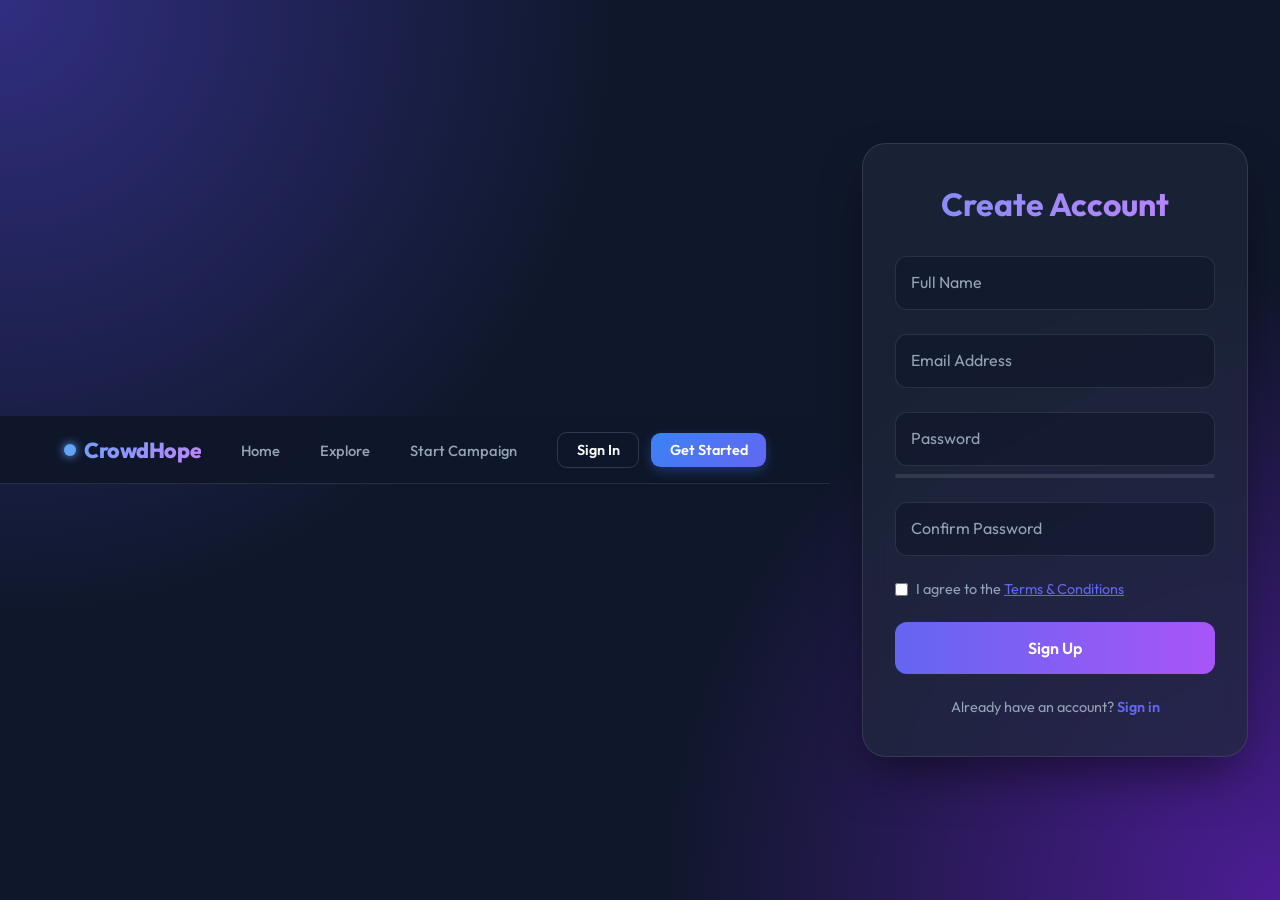
<file: src/main/resources/static/register.html>
<!DOCTYPE html>
<html lang="en">
<head>
    <meta charset="UTF-8">
    <meta name="viewport" content="width=device-width, initial-scale=1.0">
    <title>Register - Crowdfund</title>
    <link href="https://fonts.googleapis.com/css2?family=Outfit:wght@300;400;500;600;700&display=swap" rel="stylesheet">
    <style>
        :root {
            --primary: #6366f1;
            --secondary: #a855f7;
            --bg-dark: #0f172a;
            --text-light: #f8fafc;
            --glass-bg: rgba(30, 41, 59, 0.7);
            --glass-border: rgba(255, 255, 255, 0.1);
        }
        
        * {
            margin: 0;
            padding: 0;
            box-sizing: border-box;
            font-family: 'Outfit', sans-serif;
        }

        body {
            background: var(--bg-dark);
            background-image: radial-gradient(circle at top left, #312e81 0%, transparent 40%),
                              radial-gradient(circle at bottom right, #4c1d95 0%, transparent 40%);
            color: var(--text-light);
            min-height: 100vh;
            display: flex;
            align-items: center;
            justify-content: center;
        }

        .container {
            width: 100%;
            max-width: 450px;
            padding: 2rem;
        }

        .glass-card {
            background: var(--glass-bg);
            backdrop-filter: blur(12px);
            border: 1px solid var(--glass-border);
            border-radius: 1.5rem;
            padding: 2.5rem 2rem;
            box-shadow: 0 25px 50px -12px rgba(0, 0, 0, 0.5);
        }

        h2 {
            font-size: 2rem;
            font-weight: 700;
            text-align: center;
            margin-bottom: 2rem;
            background: linear-gradient(to right, #818cf8, #c084fc);
            -webkit-background-clip: text;
            -webkit-text-fill-color: transparent;
        }

        .input-group {
            position: relative;
            margin-bottom: 1.5rem;
        }

        .input-group input, .input-group select {
            width: 100%;
            padding: 1rem;
            background: rgba(15, 23, 42, 0.6);
            border: 1px solid var(--glass-border);
            border-radius: 0.75rem;
            color: var(--text-light);
            font-size: 1rem;
            outline: none;
            transition: all 0.3s ease;
        }

        .input-group select {
            appearance: none;
            cursor: pointer;
        }

        .input-group input:focus, .input-group select:focus {
            border-color: var(--primary);
            box-shadow: 0 0 0 2px rgba(99, 102, 241, 0.2);
        }

        .input-group label {
            position: absolute;
            left: 1rem;
            top: 1rem;
            color: #94a3b8;
            transition: all 0.3s ease;
            pointer-events: none;
        }

        .input-group input:focus ~ label,
        .input-group input:not(:placeholder-shown) ~ label {
            top: -0.5rem;
            left: 0.8rem;
            font-size: 0.8rem;
            padding: 0 0.4rem;
            background: var(--bg-dark);
            border-radius: 4px;
            color: var(--primary);
        }

        .password-strength {
            height: 4px;
            background: rgba(255,255,255,0.1);
            border-radius: 2px;
            margin-top: -1rem;
            margin-bottom: 1.5rem;
            overflow: hidden;
        }

        .strength-bar {
            height: 100%;
            width: 0;
            transition: width 0.3s, background 0.3s;
        }

        .terms {
            display: flex;
            align-items: center;
            gap: 0.5rem;
            margin-bottom: 1.5rem;
            font-size: 0.9rem;
            color: #94a3b8;
        }
        
        .terms a {
            color: var(--primary);
        }

        .btn {
            width: 100%;
            padding: 1rem;
            border: none;
            border-radius: 0.75rem;
            background: linear-gradient(to right, var(--primary), var(--secondary));
            color: white;
            font-size: 1rem;
            font-weight: 600;
            cursor: pointer;
            transition: transform 0.2s ease, box-shadow 0.2s ease;
        }

        .btn:hover {
            transform: translateY(-2px);
            box-shadow: 0 10px 15px -3px rgba(99, 102, 241, 0.4);
        }

        .login-link {
            text-align: center;
            margin-top: 1.5rem;
            font-size: 0.9rem;
            color: #94a3b8;
        }

        .login-link a {
            color: var(--primary);
            text-decoration: none;
            font-weight: 600;
        }

        #error-msg {
            color: #ef4444;
            text-align: center;
            margin-bottom: 1rem;
            font-size: 0.9rem;
            display: none;
        }
    </style>
</head>
<body>
    <script src="js/navbar.js"></script>
    <div class="container">
        <div class="glass-card">
            <h2>Create Account</h2>
            <div id="error-msg"></div>
            <form id="registerForm">
                <div class="input-group">
                    <input type="text" id="name" placeholder=" " pattern="^[^0-9]+$" title="Name should not contain numbers" required>
                    <label for="name">Full Name</label>
                </div>
                <div class="input-group">
                    <input type="email" id="email" placeholder=" " required>
                    <label for="email">Email Address</label>
                </div>
                <div class="input-group">
                    <input type="password" id="password" placeholder=" " required>
                    <label for="password">Password</label>
                </div>
                <div class="password-strength">
                    <div class="strength-bar" id="strengthBar"></div>
                </div>
                <div class="input-group">
                    <input type="password" id="confirmPassword" placeholder=" " required>
                    <label for="confirmPassword">Confirm Password</label>
                </div>
                
                <div class="terms">
                    <input type="checkbox" id="terms" required>
                    <label for="terms">I agree to the <a href="#">Terms & Conditions</a></label>
                </div>

                <button type="submit" class="btn">Sign Up</button>
            </form>
            
            <div class="login-link">
                Already have an account? <a href="login.html">Sign in</a>
            </div>
        </div>
    </div>

    <script>
        const passInput = document.getElementById('password');
        const strengthBar = document.getElementById('strengthBar');

        passInput.addEventListener('input', () => {
            const val = passInput.value;
            let strength = 0;
            if (val.length > 5) strength += 25;
            if (val.length > 8) strength += 25;
            if (/[A-Z]/.test(val)) strength += 25;
            if (/[0-9]/.test(val)) strength += 25;

            strengthBar.style.width = strength + '%';
            if (strength <= 25) strengthBar.style.background = '#ef4444';
            else if (strength <= 50) strengthBar.style.background = '#eab308';
            else if (strength <= 75) strengthBar.style.background = '#3b82f6';
            else strengthBar.style.background = '#22c55e';
        });

        document.getElementById('registerForm').addEventListener('submit', async (e) => {
            e.preventDefault();
            const name = document.getElementById('name').value.trim();
            const email = document.getElementById('email').value.trim();
            const password = document.getElementById('password').value;
            const confirmPass = document.getElementById('confirmPassword').value;
            const errorMsg = document.getElementById('error-msg');
            
            if (/\d/.test(name)) {
                errorMsg.style.display = 'block';
                errorMsg.textContent = 'Name should not contain numbers';
                return;
            }

            if (password !== confirmPass) {
                errorMsg.style.display = 'block';
                errorMsg.textContent = 'Passwords do not match';
                return;
            }

            try {
                const response = await fetch('/api/auth/register', {
                    method: 'POST',
                    headers: { 'Content-Type': 'application/json' },
                    body: JSON.stringify({ name, email, password, role: 'USER' })
                });
                
                if (response.ok) {
                    const data = await response.json();
                    localStorage.setItem('token', data.token);
                    localStorage.setItem('user', JSON.stringify(data));
                    window.location.href = 'profile.html';
                } else {
                    const res = await response.json();
                    errorMsg.style.display = 'block';
                    errorMsg.textContent = res.message || 'Registration failed';
                }
            } catch (error) {
                errorMsg.style.display = 'block';
                errorMsg.textContent = 'Connection error. Please try again.';
            }
        });
    </script>
</body>
</html>
</file>
